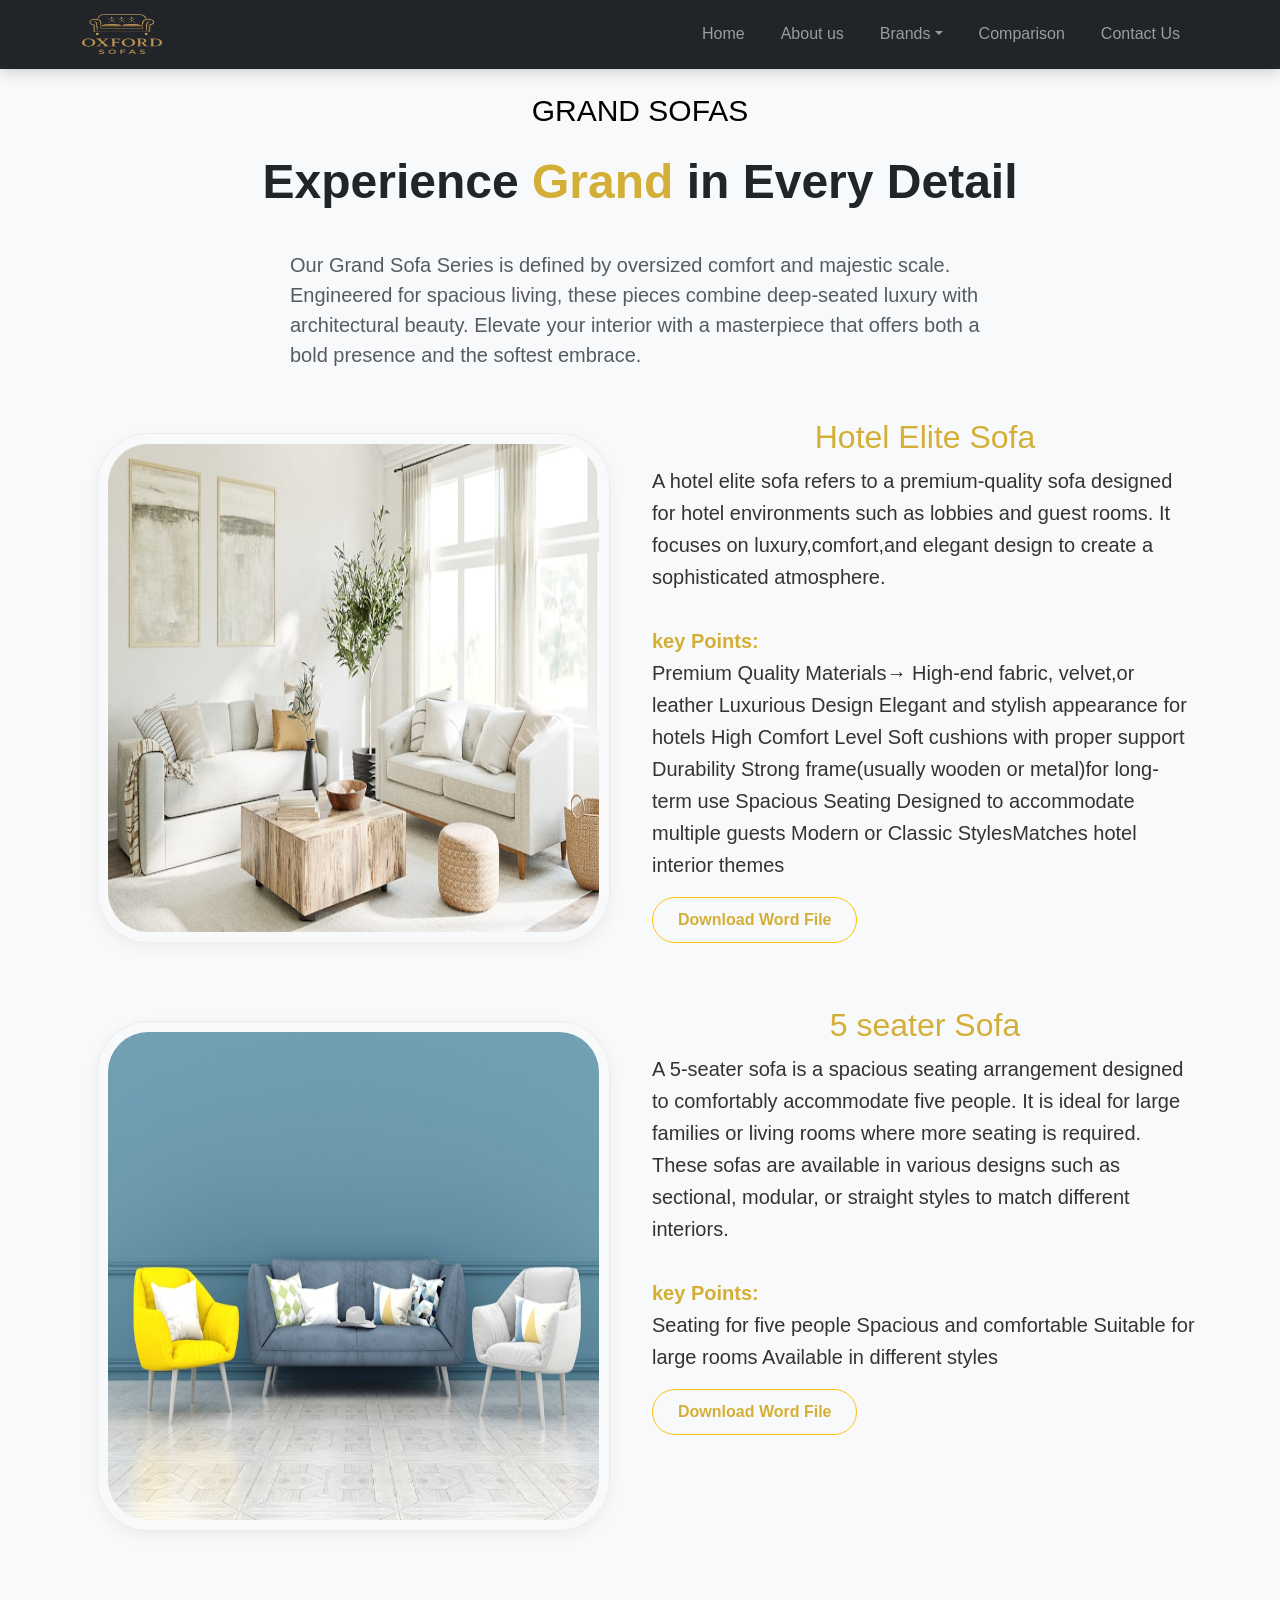
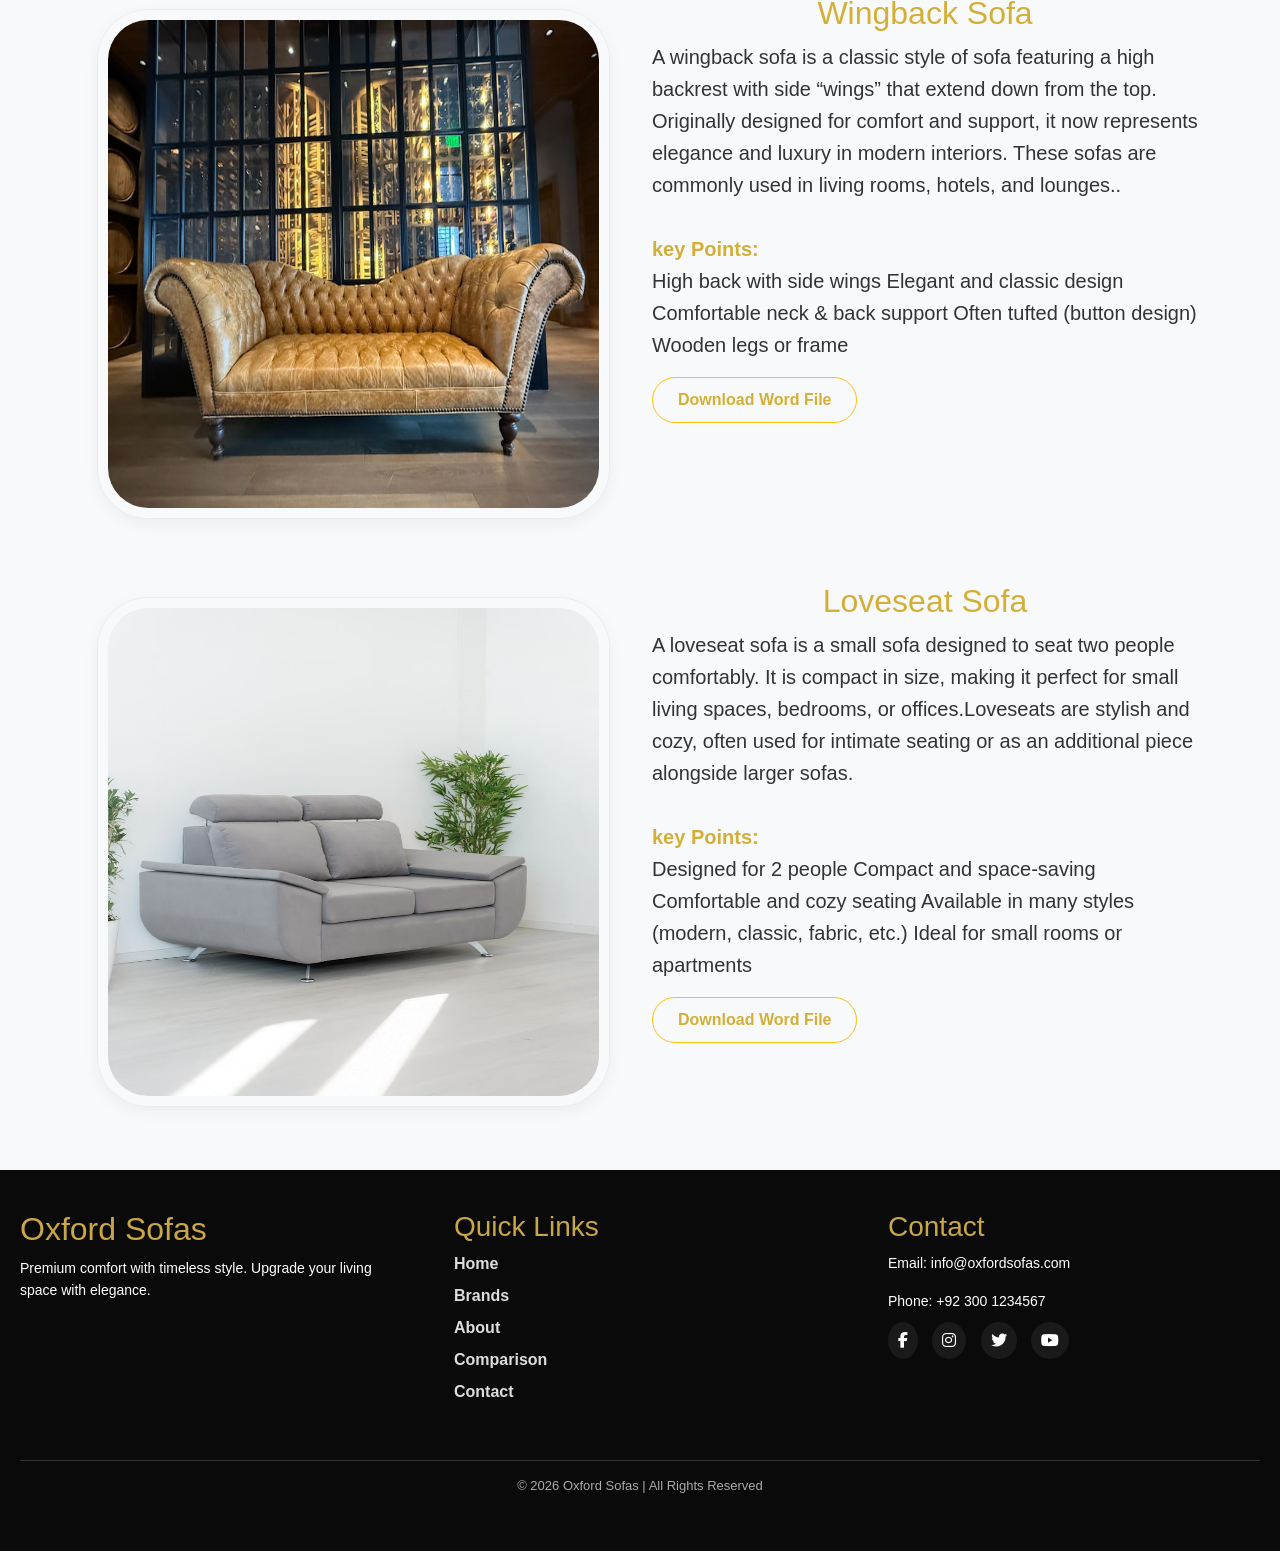
<file: Product2.Html>
<!DOCTYPE html>
<html lang="en">
<head>
    <meta charset="UTF-8">
    <meta name="viewport" content="width=device-width, initial-scale=1">
    <title>Oxford Sofas | Premium Furniture</title>
    <link href="https://cdn.jsdelivr.net/npm/bootstrap@5.3.0/dist/css/bootstrap.min.css" rel="stylesheet">
    <link rel="stylesheet"href="assets/css/style.css"> 
    <link
    rel="stylesheet"
    href="https://cdnjs.cloudflare.com/ajax/libs/animate.css/4.1.1/animate.min.css"
  /> <link rel="stylesheet" href="https://cdnjs.cloudflare.com/ajax/libs/font-awesome/6.5.0/css/all.min.css">
    </head>
    <body>
<section id="navbar"></section>
<section id="portfolio" class="container"> 
<h2 class="text-center section-title fs-20 mb-4 mt-4 display-6" id="brands">GRAND SOFAS</h2>
<h2 class="tracking-in-expand-fwd display-5 fw-bold text-dark mb-3 text-center">
Experience <span style="color: #d4af37;">Grand</span> in Every Detail
</h2>
​<p class="lead text-muted mx-auto" style="max-width: 700px;">
Our Grand Sofa Series is defined by oversized comfort and majestic scale.
Engineered for spacious living, these pieces combine deep-seated luxury with
architectural beauty. Elevate your interior with a masterpiece that offers
both a bold presence and the softest embrace.
</p>
       <div class="row mt-5 mb-5">
   <div class="col col-md-12 col-lg-6 col-sm-12">
    <img src="assets/S1.jpeg" class="img-fluid img1">
 </div>
  <div class="col col-md-12 col-lg-6 col-sm-12">
    <div class="cat">
   <h2 class="text">Hotel Elite Sofa</h2>
     <p>A hotel elite sofa refers to a premium-quality sofa designed for hotel environments such as lobbies and guest rooms. It focuses on luxury,comfort,and elegant design to create a sophisticated atmosphere. 
     <br><br>
<span class="fw-bold text">key Points:</span><br>
<b>Premium Quality Materials</b>→ High-end fabric, velvet,or leather
<b>Luxurious Design</b>
Elegant and stylish appearance for hotels
<b>High Comfort Level</b>
Soft cushions with proper support
<b>Durability</b> 
Strong frame(usually wooden or metal)for long-term use
<b>Spacious Seating</b>
Designed to accommodate multiple guests
<b>Modern or Classic Styles</b>Matches hotel interior themes

</p>
<button class="btn btn-outline-warning"><a href="files/HE.docx" download>
  Download Word File
</a></button></div>
 </div>
</div>
       <div class="row mt-5 mb-5">
   <div class="col col-md-12 col-lg-6 col-sm-12">
    <img src="assets/G2.jpeg" class="img-fluid img2">
 </div>
  <div class="col col-md-12 col-lg-6 col-sm-12">
    <div class="cat">
   <h2 class="text">5 seater Sofa</h2>
     <p>A 5-seater sofa is a spacious seating arrangement designed to comfortably accommodate five people. It is ideal for large families or living rooms where more seating is required. These sofas are available in various designs such as sectional, modular, or straight styles to match different interiors.<br><br>
<span class="fw-bold text">key Points:</span><br>
Seating for five people
Spacious and comfortable
Suitable for large rooms
Available in different styles

</p>
<button class="btn btn-outline-warning"><a href="files/5s.docx" download>
  Download Word File
</a></button></div>
 </div>
</div>
       <div class="row mt-5 mb-5">
   <div class="col col-md-12 col-lg-6 col-sm-12">
    <img src="assets/G4.jpeg" class="img-fluid img3">
 </div>
  <div class="col col-md-12 col-lg-6 col-sm-12">
    <div class="cat">
   <h2 class="text"> Wingback Sofa</h2>
     <p>A wingback sofa is a classic style of sofa featuring a high backrest with side “wings” that extend down from the top. Originally designed for comfort and support, it now represents elegance and luxury in modern interiors. These sofas are commonly used in living rooms, hotels, and lounges..<br><br>
<span class="fw-bold text">key Points:</span><br>
High back with side wings
Elegant and classic design
Comfortable neck & back support
Often tufted (button design)
Wooden legs or frame
</p>
<button class="btn btn-outline-warning"><a href="files/Wingback.docx" download>
  Download Word File
</a></button></div>
 </div>
</div>
       <div class="row mt-5 mb-5">
   <div class="col col-md-12 col-lg-6 col-sm-12">
    <img src="assets/G6.jpeg" class="img-fluid img4">
 </div>
  <div class="col col-md-12 col-lg-6 col-sm-12">
    <div class="cat">
   <h2 class="text">Loveseat Sofa</h2>
     <p>A loveseat sofa is a small sofa designed to seat two people comfortably. It is compact in size, making it perfect for small living spaces, bedrooms, or offices.Loveseats are stylish and cozy, often used for intimate seating or as an additional piece alongside larger sofas.<br><br>
<span class="fw-bold text">key Points:</span><br>
Designed for 2 people
Compact and space-saving
Comfortable and cozy seating
Available in many styles (modern, classic, fabric, etc.)
Ideal for small rooms or apartments 
</p>
<button class="btn btn-outline-warning"><a href="files/Loveseat.docx" download>
  Download Word File
</a></button></div>
 </div>
</div>
</section> 
 <footer id="footer">
</footer>
<script src="javascript/Nav.js"></script><script src="javascript/Footer.js"></script>
    <script src="https://cdn.jsdelivr.net/npm/bootstrap@5.3.0/dist/js/bootstrap.bundle.min.js"></script>
</body>
</html>
</file>
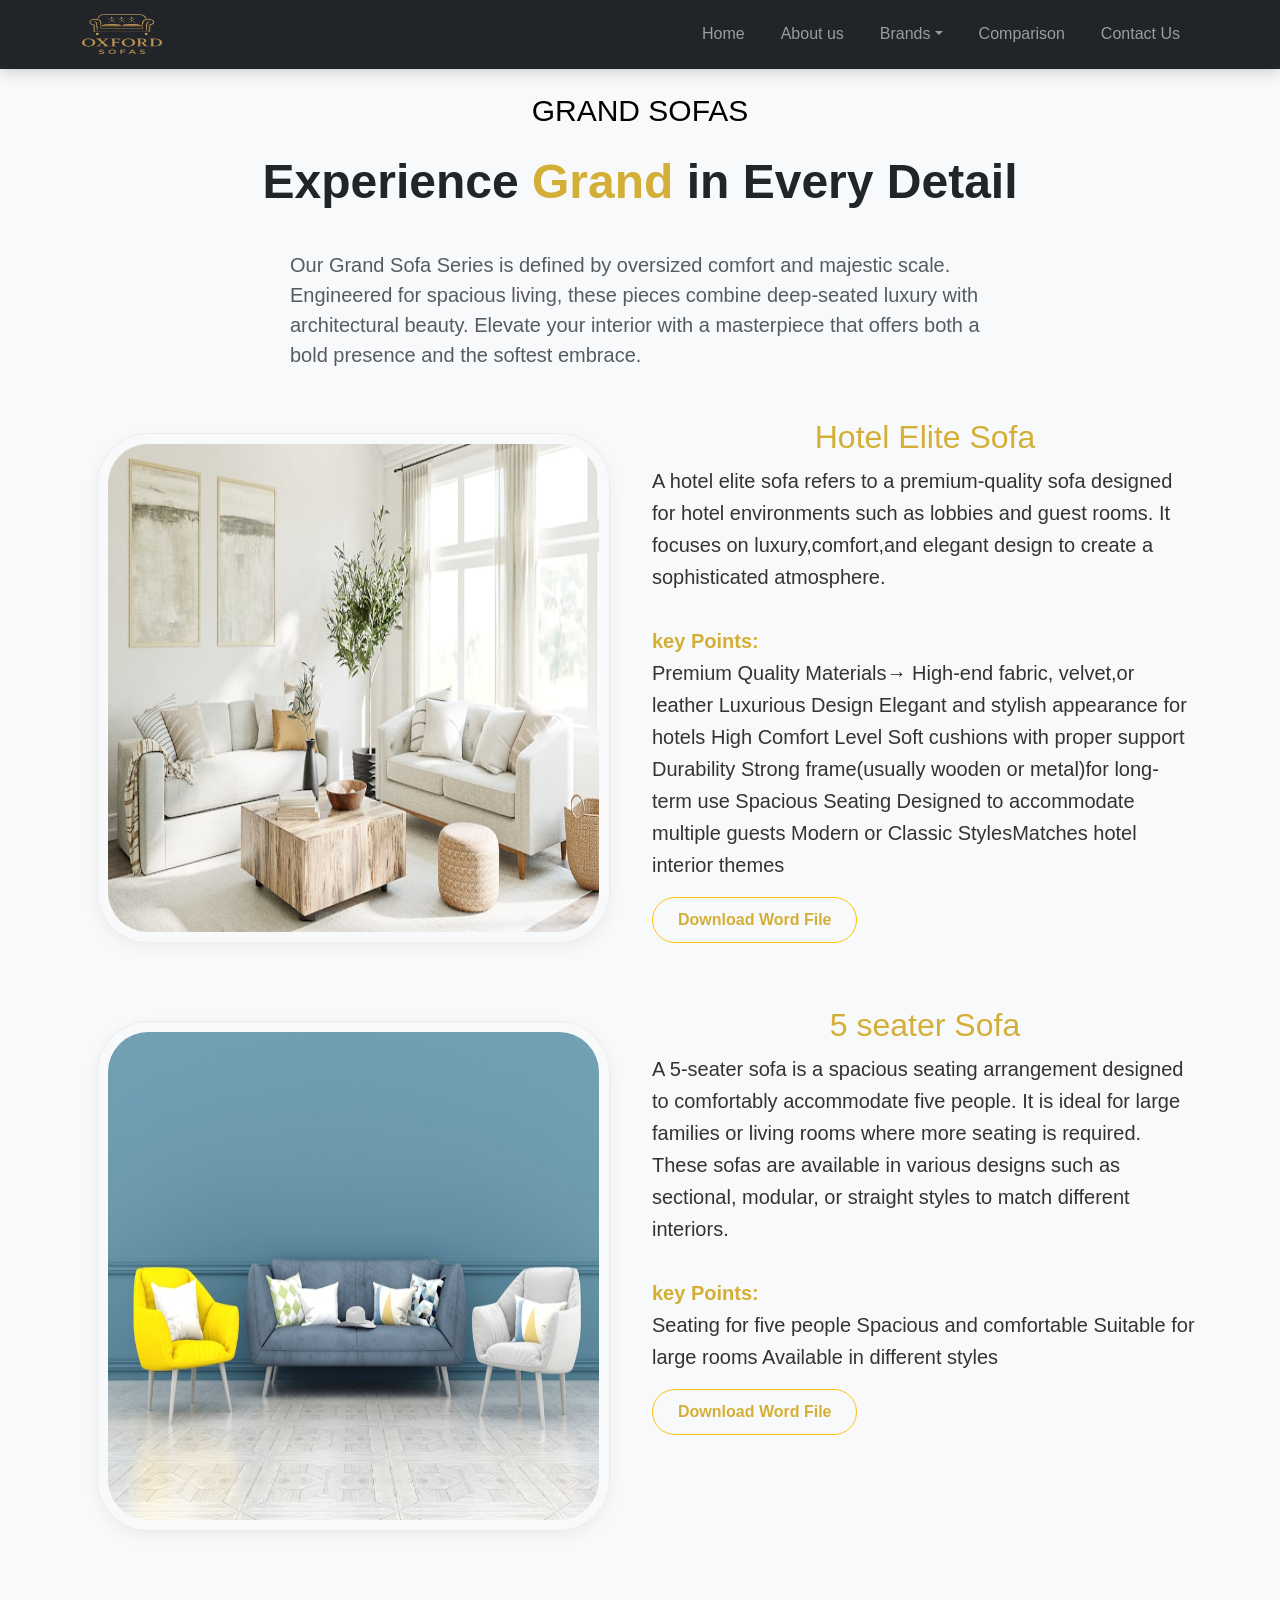
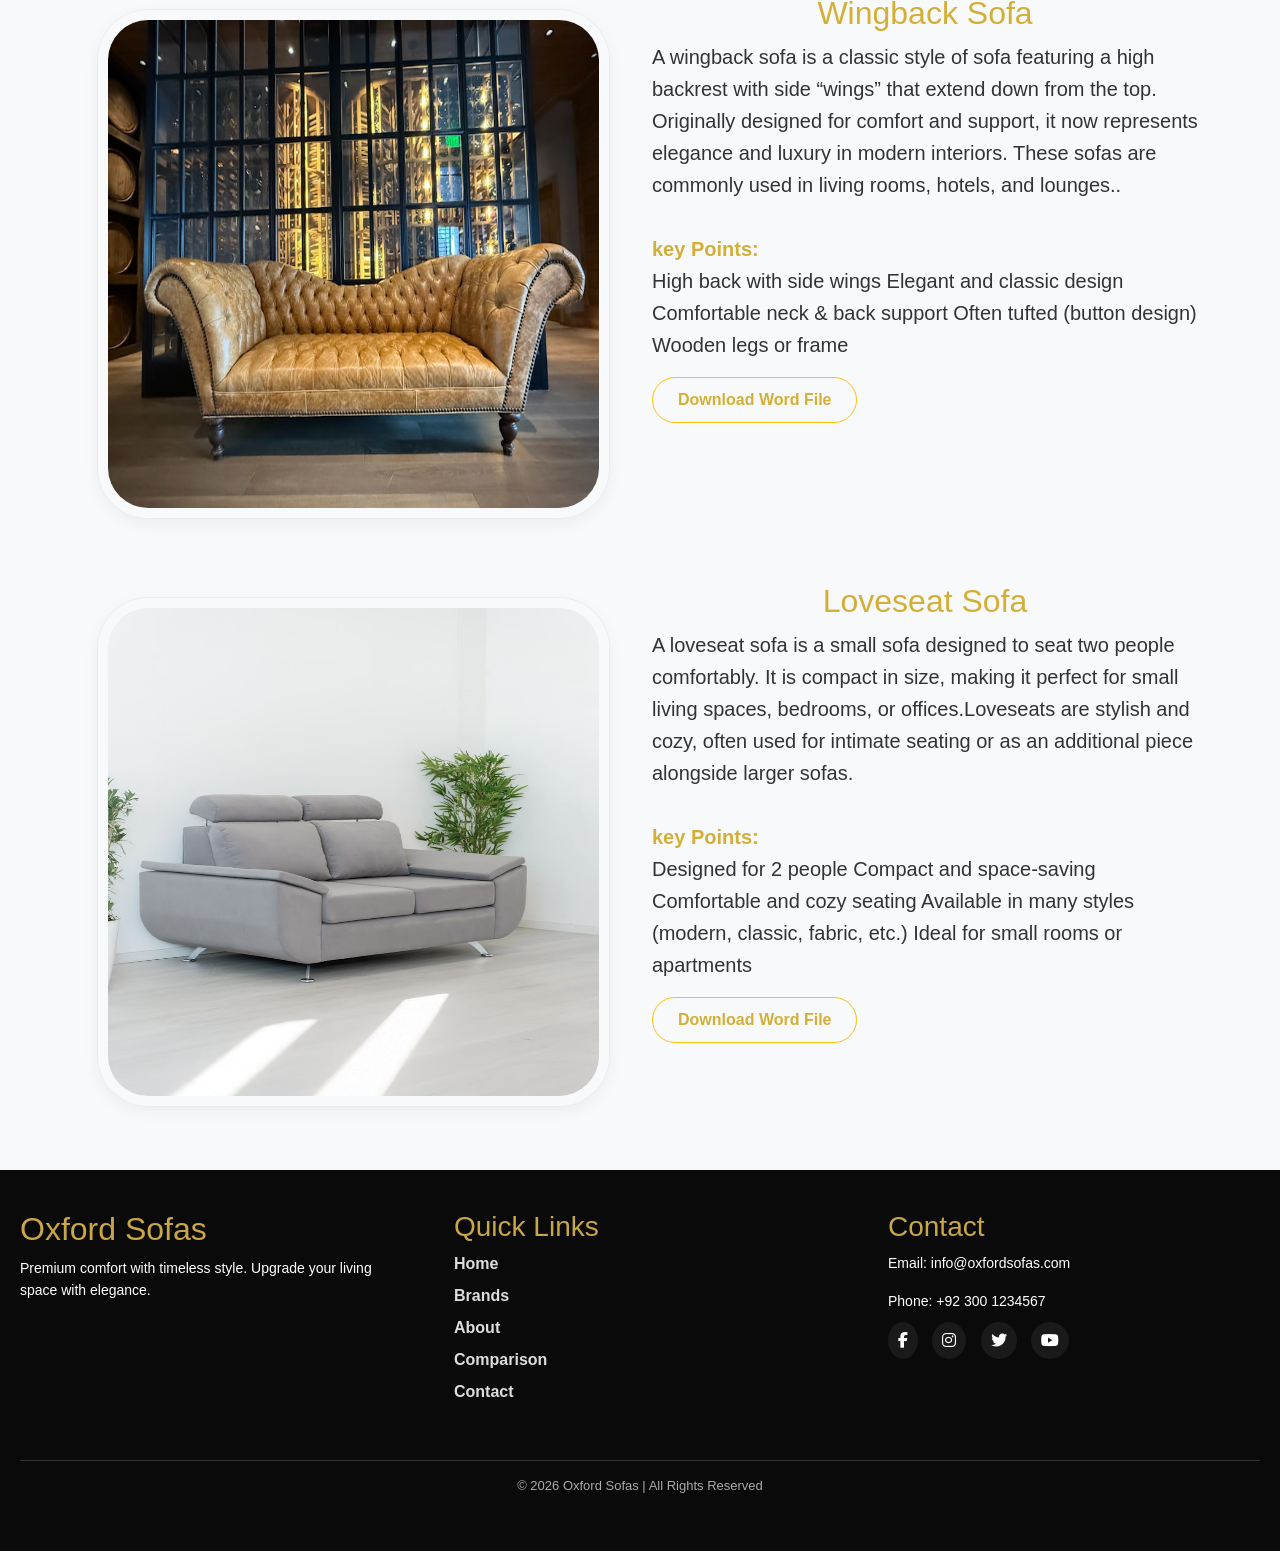
<file: Product2.html>
<!DOCTYPE html>
<html lang="en">
<head>
    <meta charset="UTF-8">
    <meta name="viewport" content="width=device-width, initial-scale=1">
    <title>Oxford Sofas | Premium Furniture</title>
    <link href="https://cdn.jsdelivr.net/npm/bootstrap@5.3.0/dist/css/bootstrap.min.css" rel="stylesheet">
    <link rel="stylesheet"href="assets/css/style.css"> 
    <link
    rel="stylesheet"
    href="https://cdnjs.cloudflare.com/ajax/libs/animate.css/4.1.1/animate.min.css"
  /> <link rel="stylesheet" href="https://cdnjs.cloudflare.com/ajax/libs/font-awesome/6.5.0/css/all.min.css">
    </head>
    <body>
<section id="navbar"></section>
<section id="portfolio" class="container"> 
<h2 class="text-center section-title fs-20 mb-4 mt-4 display-6" id="brands">GRAND SOFAS</h2>
<h2 class="tracking-in-expand-fwd display-5 fw-bold text-dark mb-3 text-center">
Experience <span style="color: #d4af37;">Grand</span> in Every Detail
</h2>
​<p class="lead text-muted mx-auto" style="max-width: 700px;">
Our Grand Sofa Series is defined by oversized comfort and majestic scale.
Engineered for spacious living, these pieces combine deep-seated luxury with
architectural beauty. Elevate your interior with a masterpiece that offers
both a bold presence and the softest embrace.
</p>
       <div class="row mt-5 mb-5">
   <div class="col col-md-12 col-lg-6 col-sm-12">
    <img src="assets/S1.jpeg" class="img-fluid img1">
 </div>
  <div class="col col-md-12 col-lg-6 col-sm-12">
    <div class="cat">
   <h2 class="text">Hotel Elite Sofa</h2>
     <p>A hotel elite sofa refers to a premium-quality sofa designed for hotel environments such as lobbies and guest rooms. It focuses on luxury,comfort,and elegant design to create a sophisticated atmosphere. 
     <br><br>
<span class="fw-bold text">key Points:</span><br>
<b>Premium Quality Materials</b>→ High-end fabric, velvet,or leather
<b>Luxurious Design</b>
Elegant and stylish appearance for hotels
<b>High Comfort Level</b>
Soft cushions with proper support
<b>Durability</b> 
Strong frame(usually wooden or metal)for long-term use
<b>Spacious Seating</b>
Designed to accommodate multiple guests
<b>Modern or Classic Styles</b>Matches hotel interior themes

</p>
<button class="btn btn-outline-warning"><a href="files/HE.docx" download>
  Download Word File
</a></button></div>
 </div>
</div>
       <div class="row mt-5 mb-5">
   <div class="col col-md-12 col-lg-6 col-sm-12">
    <img src="assets/G2.jpeg" class="img-fluid img2">
 </div>
  <div class="col col-md-12 col-lg-6 col-sm-12">
    <div class="cat">
   <h2 class="text">5 seater Sofa</h2>
     <p>A 5-seater sofa is a spacious seating arrangement designed to comfortably accommodate five people. It is ideal for large families or living rooms where more seating is required. These sofas are available in various designs such as sectional, modular, or straight styles to match different interiors.<br><br>
<span class="fw-bold text">key Points:</span><br>
Seating for five people
Spacious and comfortable
Suitable for large rooms
Available in different styles

</p>
<button class="btn btn-outline-warning"><a href="files/5s.docx" download>
  Download Word File
</a></button></div>
 </div>
</div>
       <div class="row mt-5 mb-5">
   <div class="col col-md-12 col-lg-6 col-sm-12">
    <img src="assets/G4.jpeg" class="img-fluid img3">
 </div>
  <div class="col col-md-12 col-lg-6 col-sm-12">
    <div class="cat">
   <h2 class="text"> Wingback Sofa</h2>
     <p>A wingback sofa is a classic style of sofa featuring a high backrest with side “wings” that extend down from the top. Originally designed for comfort and support, it now represents elegance and luxury in modern interiors. These sofas are commonly used in living rooms, hotels, and lounges..<br><br>
<span class="fw-bold text">key Points:</span><br>
High back with side wings
Elegant and classic design
Comfortable neck & back support
Often tufted (button design)
Wooden legs or frame
</p>
<button class="btn btn-outline-warning"><a href="files/Wingback.docx" download>
  Download Word File
</a></button></div>
 </div>
</div>
       <div class="row mt-5 mb-5">
   <div class="col col-md-12 col-lg-6 col-sm-12">
    <img src="assets/G6.jpeg" class="img-fluid img4">
 </div>
  <div class="col col-md-12 col-lg-6 col-sm-12">
    <div class="cat">
   <h2 class="text">Loveseat Sofa</h2>
     <p>A loveseat sofa is a small sofa designed to seat two people comfortably. It is compact in size, making it perfect for small living spaces, bedrooms, or offices.Loveseats are stylish and cozy, often used for intimate seating or as an additional piece alongside larger sofas.<br><br>
<span class="fw-bold text">key Points:</span><br>
Designed for 2 people
Compact and space-saving
Comfortable and cozy seating
Available in many styles (modern, classic, fabric, etc.)
Ideal for small rooms or apartments 
</p>
<button class="btn btn-outline-warning"><a href="files/Loveseat.docx" download>
  Download Word File
</a></button></div>
 </div>
</div>
</section> 
 <footer id="footer">
</footer>
<script src="javascript/Nav.js"></script><script src="javascript/Footer.js"></script>
    <script src="https://cdn.jsdelivr.net/npm/bootstrap@5.3.0/dist/js/bootstrap.bundle.min.js"></script>
</body>
</html>
</file>
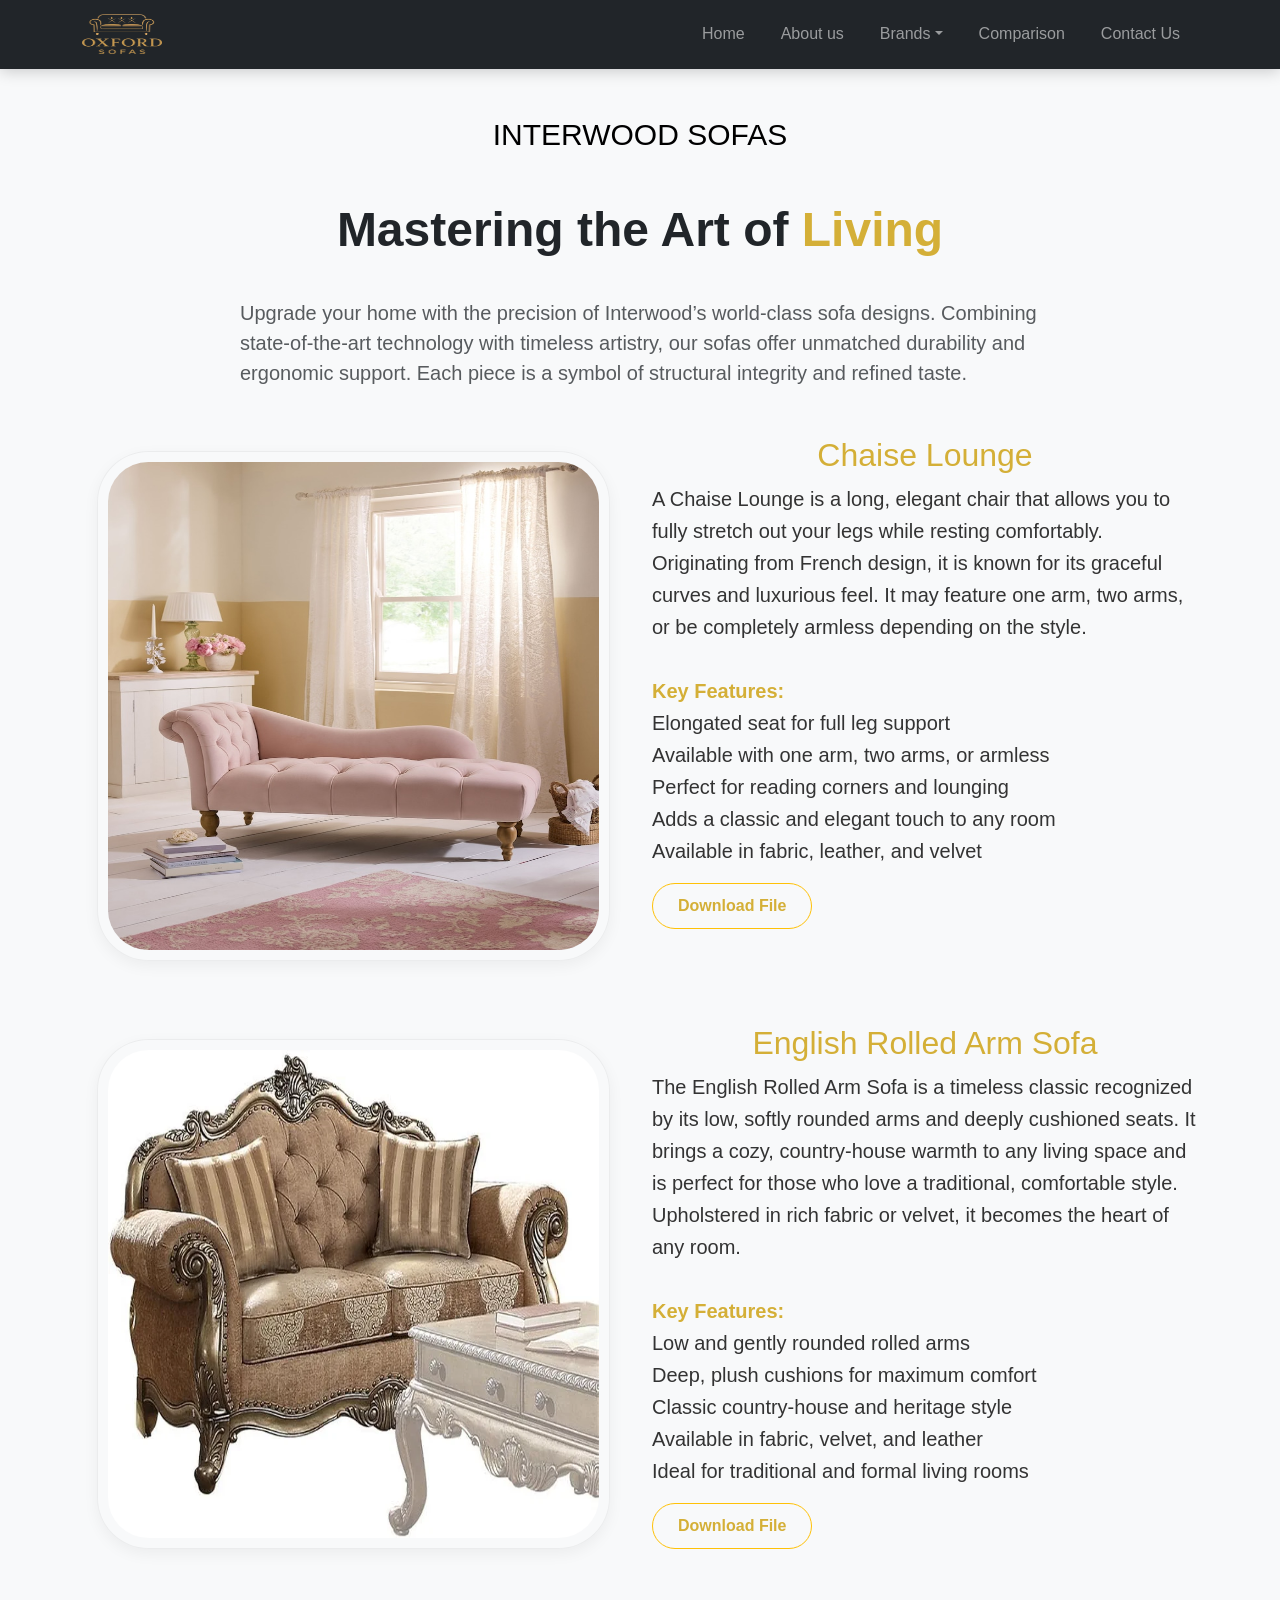
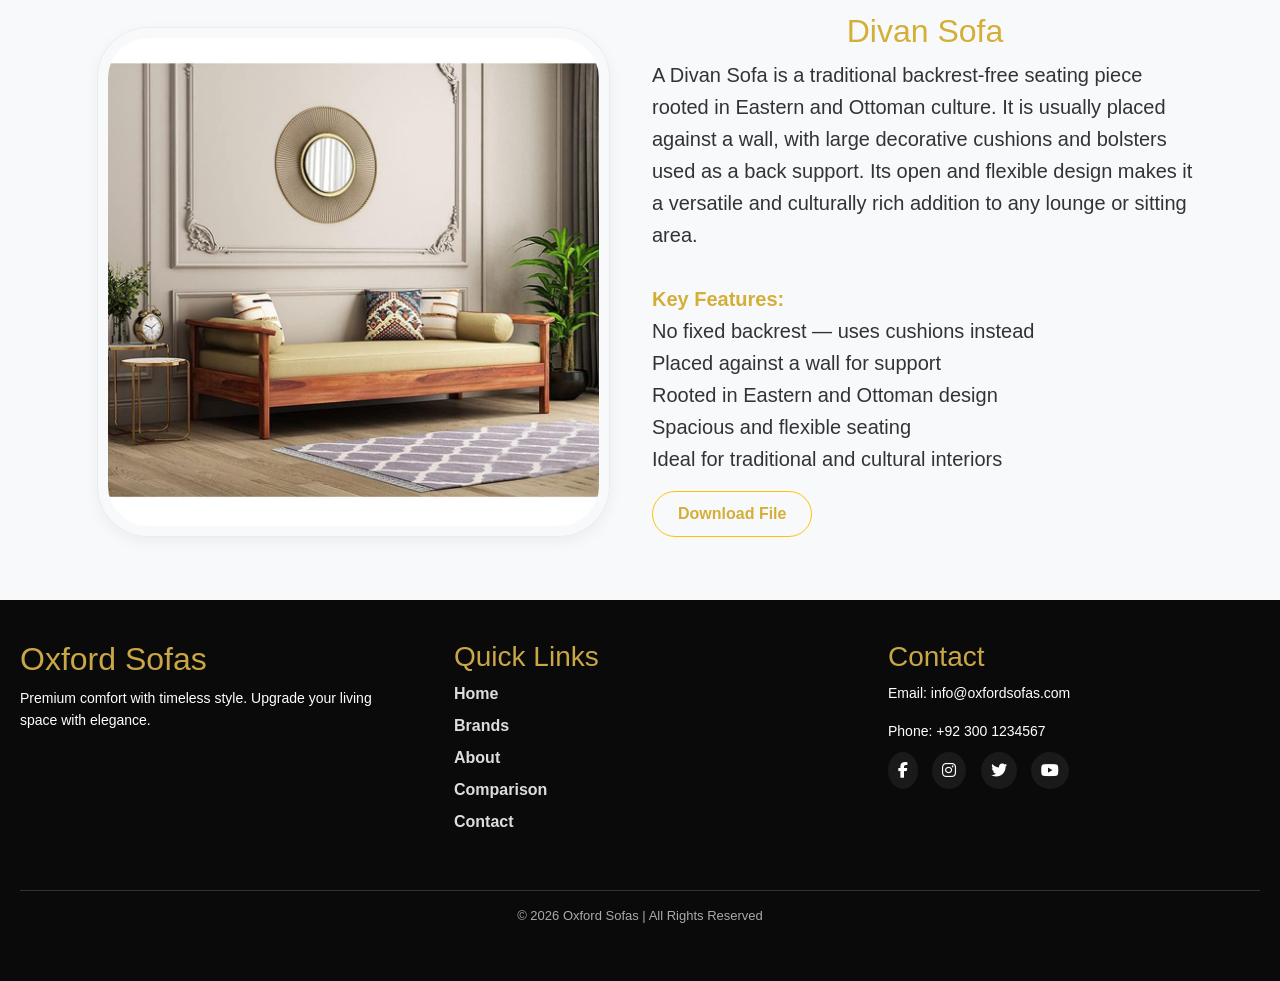
<file: product4.Html>
<html lang="en">
<head>
    <meta charset="UTF-8">
    <meta name="viewport" content="width=device-width, initial-scale=1">
    <title>Oxford Sofas | Premium Furniture</title>
    <link href="https://cdn.jsdelivr.net/npm/bootstrap@5.3.0/dist/css/bootstrap.min.css" rel="stylesheet">
    <link rel="stylesheet" href="assets/css/style.css">
    <link
    rel="stylesheet"
    href="https://cdnjs.cloudflare.com/ajax/libs/animate.css/4.1.1/animate.min.css"
  /> <link rel="stylesheet" href="https://cdnjs.cloudflare.com/ajax/libs/font-awesome/6.5.0/css/all.min.css">
</head>
<body>
<section id="navbar"></section>
  <section id="portfolio" class="container">
  <h2 class="text-center section-title fs-20 display-6 m-5" id="brands">INTERWOOD SOFAS</h2>
  <h2 class="tracking-in-expand-fwd display-5 fw-bold text-dark mb-3 text-center">
Mastering the Art of <span style="color: #d4af37;">Living</span>
</h2>
​<p class="lead text-muted mx-auto" style="max-width: 800px;">
Upgrade your home with the precision of Interwood’s world-class sofa designs.
Combining state-of-the-art technology with timeless artistry, our sofas offer
unmatched durability and ergonomic support. Each piece is a symbol of
structural integrity and refined taste.
</p>
  <div class="row mt-5 mb-5">
    <div class="col col-md-12 col-lg-6 col-sm-12">
      <img src="assets/I1.jpg" class="img-fluid img1" alt="Chaise Lounge">
    </div>
    <div class="col col-md-12 col-lg-6 col-sm-12">
      <div class="cat">
        <h2 class="text">Chaise Lounge</h2>
        <p>
          A Chaise Lounge is a long, elegant chair that allows you to fully stretch out your legs while resting comfortably. Originating from French design, it is known for its graceful curves and luxurious feel. It may feature one arm, two arms, or be completely armless depending on the style.
          <br><br>
          <span class="fw-bold text">Key Features:</span><br>
          Elongated seat for full leg support<br>
          Available with one arm, two arms, or armless<br>
          Perfect for reading corners and lounging<br>
          Adds a classic and elegant touch to any room<br>
          Available in fabric, leather, and velvet
        </p>
      <button class="btn btn-outline-warning"><a href="files/Os.docx" download>
  Download  File
</a></button>
      </div>
    </div>
  </div>
  <div class="row mt-5 mb-5">
    <div class="col col-md-12 col-lg-6 col-sm-12">
      <img src="assets/I2.webp" class="img-fluid img2" alt="English Rolled Arm Sofa">
    </div>
    <div class="col col-md-12 col-lg-6 col-sm-12">
      <div class="cat">
        <h2 class="text">English Rolled Arm Sofa</h2>
        <p>
          The English Rolled Arm Sofa is a timeless classic recognized by its low, softly rounded arms and deeply cushioned seats. It brings a cozy, country-house warmth to any living space and is perfect for those who love a traditional, comfortable style. Upholstered in rich fabric or velvet, it becomes the heart of any room.
          <br><br>
          <span class="fw-bold text">Key Features:</span><br>
          Low and gently rounded rolled arms<br>
          Deep, plush cushions for maximum comfort<br>
          Classic country-house and heritage style<br>
          Available in fabric, velvet, and leather<br>
          Ideal for traditional and formal living rooms
        </p>
          <button class="btn btn-outline-warning"><a href="files/Os.docx" download>
  Download  File
</a></button>
      </div>
    </div>
  </div>
  <div class="row mt-5 mb-5">
    <div class="col col-md-12 col-lg-6 col-sm-12">
      <img src="assets/I3.jpg" class="img-fluid img3" alt="Divan Sofa">
    </div>
    <div class="col col-md-12 col-lg-6 col-sm-12">
      <div class="cat">
        <h2 class="text">Divan Sofa</h2>
        <p>
          A Divan Sofa is a traditional backrest-free seating piece rooted in Eastern and Ottoman culture. It is usually placed against a wall, with large decorative cushions and bolsters used as a back support. Its open and flexible design makes it a versatile and culturally rich addition to any lounge or sitting area.
          <br><br>
          <span class="fw-bold text">Key Features:</span><br>
          No fixed backrest — uses cushions instead<br>
          Placed against a wall for support<br>
          Rooted in Eastern and Ottoman design<br>
          Spacious and flexible seating<br>
          Ideal for traditional and cultural interiors
        </p>
         <button class="btn btn-outline-warning"><a href="files/Os.docx" download>
  Download  File
</a></button>
      </div>
    </div>
  </div>

  


</section>
 <footer id="footer">


  <div class="footer-bottom">
    <p>© 2026 Oxford Sofas | All Rights Reserved</p>
  </div>
</footer>
<script src="https://cdn.jsdelivr.net/npm/bootstrap@5.3.0/dist/js/bootstrap.bundle.min.js"></script>
<script src="javascript/Nav.js"></script><script src="javascript/Footer.js"></script>
</body>
</html>
</file>
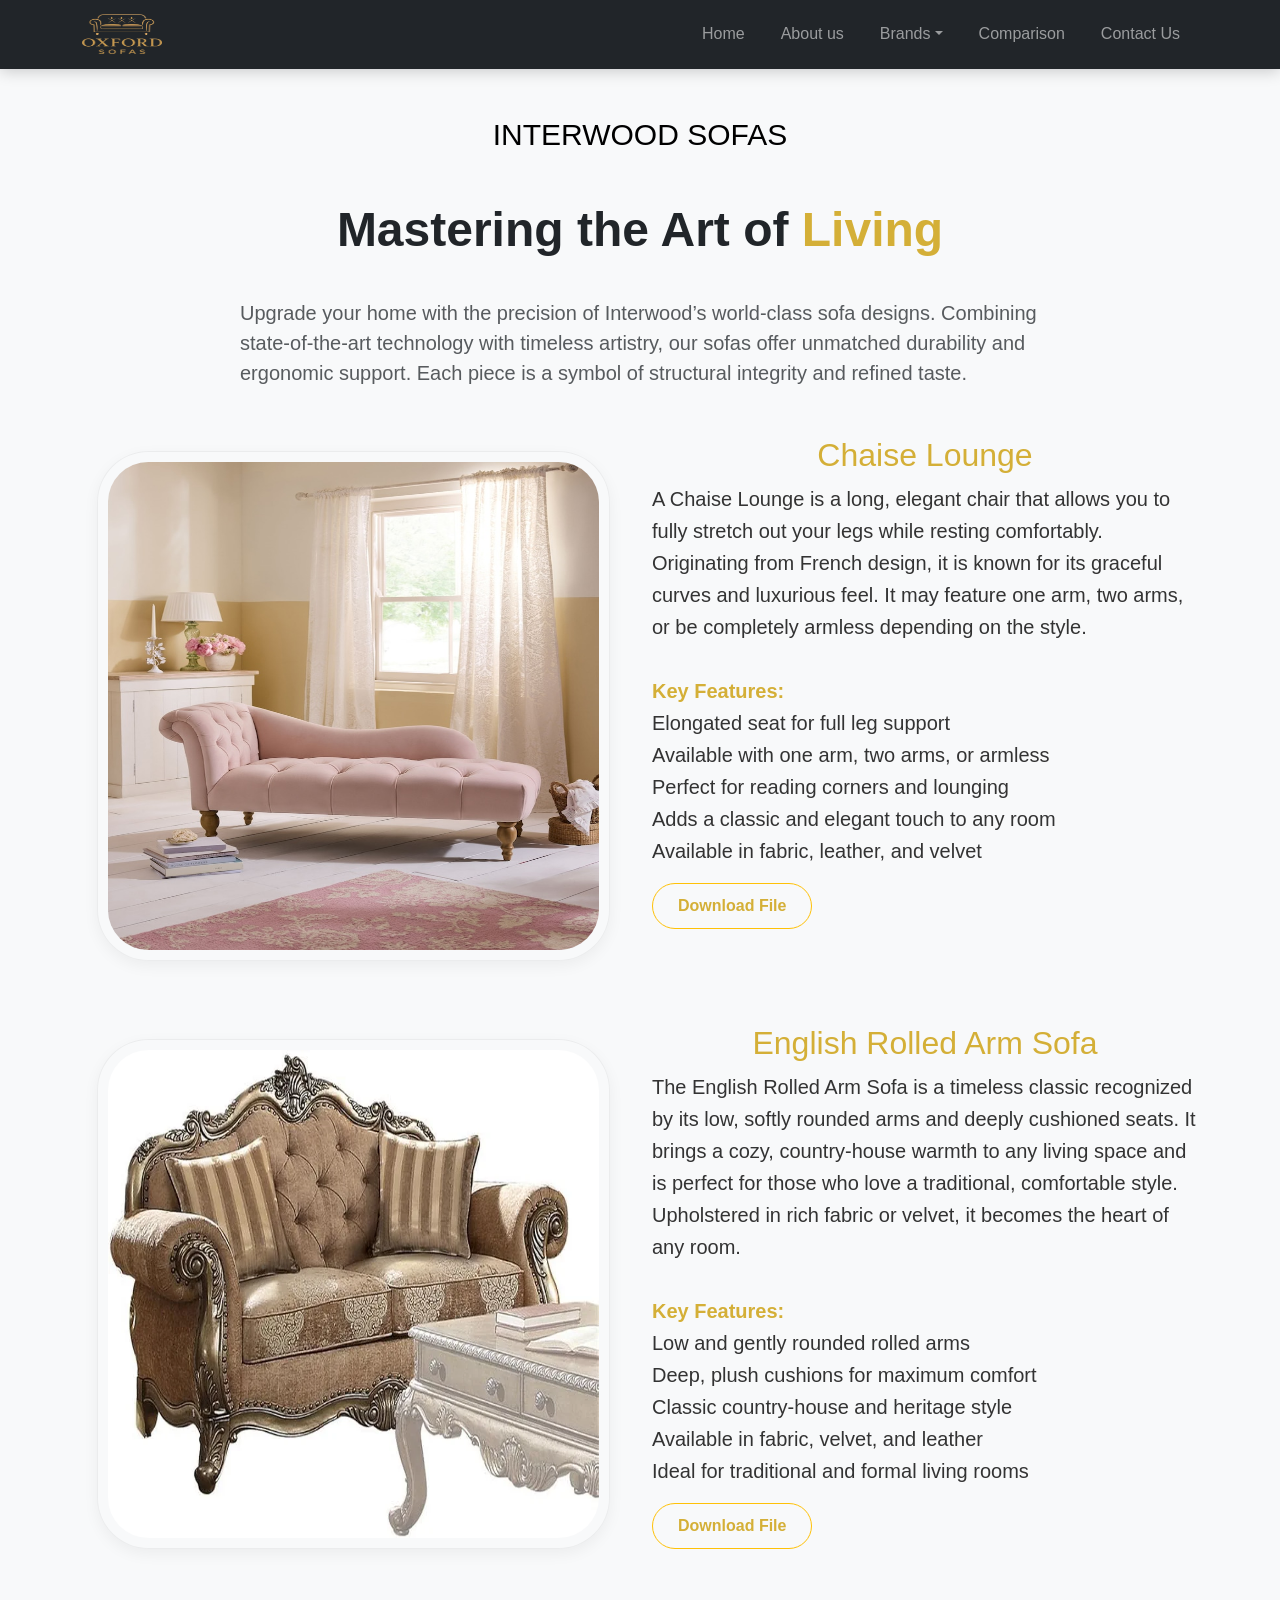
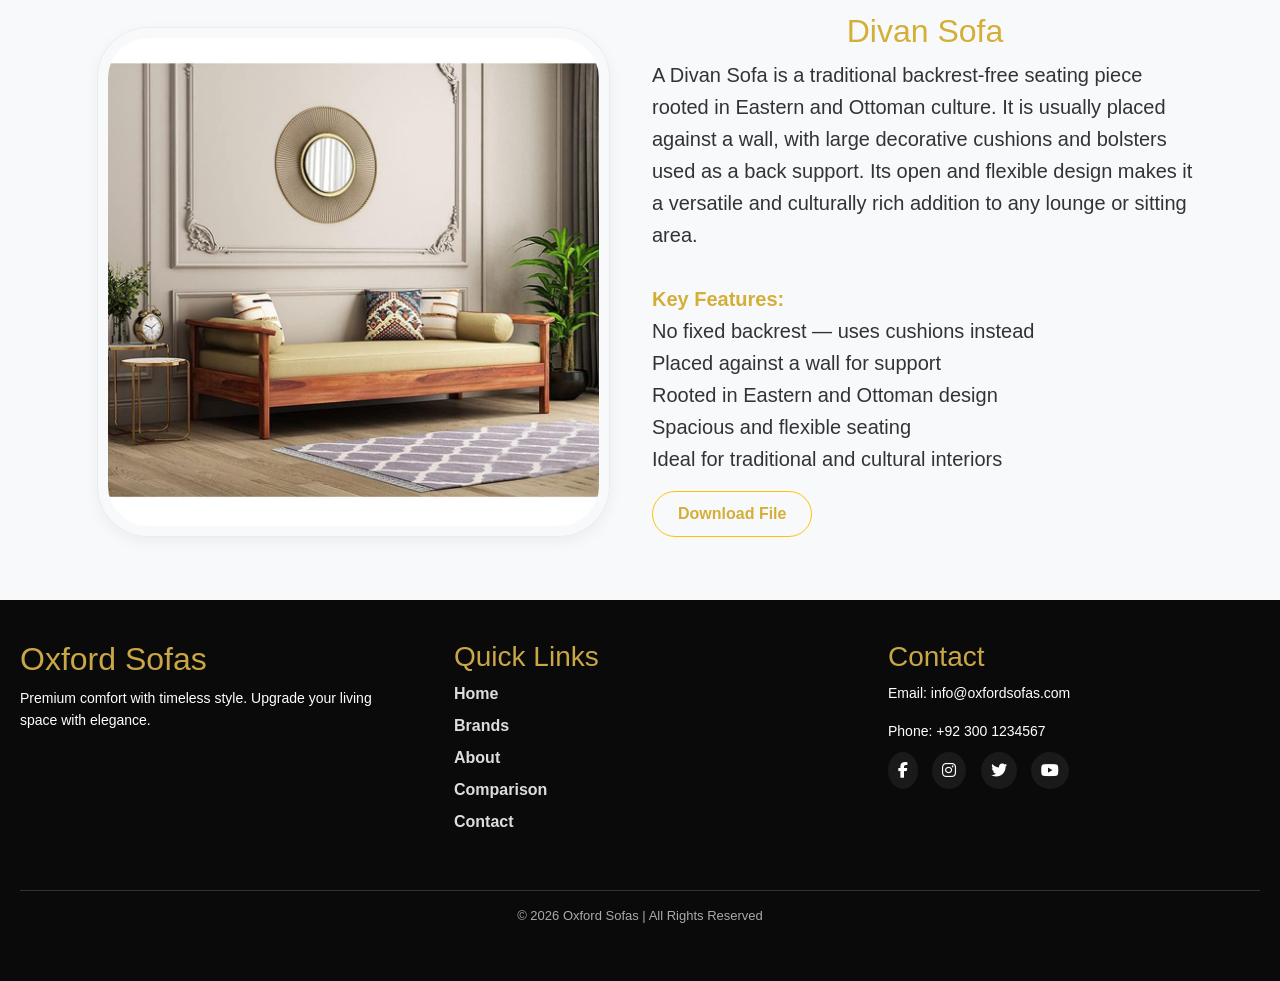
<file: product4.html>
<html lang="en">
<head>
    <meta charset="UTF-8">
    <meta name="viewport" content="width=device-width, initial-scale=1">
    <title>Oxford Sofas | Premium Furniture</title>
    <link href="https://cdn.jsdelivr.net/npm/bootstrap@5.3.0/dist/css/bootstrap.min.css" rel="stylesheet">
    <link rel="stylesheet" href="assets/css/style.css">
    <link
    rel="stylesheet"
    href="https://cdnjs.cloudflare.com/ajax/libs/animate.css/4.1.1/animate.min.css"
  /> <link rel="stylesheet" href="https://cdnjs.cloudflare.com/ajax/libs/font-awesome/6.5.0/css/all.min.css">
</head>
<body>
<section id="navbar"></section>
  <section id="portfolio" class="container">
  <h2 class="text-center section-title fs-20 display-6 m-5" id="brands">INTERWOOD SOFAS</h2>
  <h2 class="tracking-in-expand-fwd display-5 fw-bold text-dark mb-3 text-center">
Mastering the Art of <span style="color: #d4af37;">Living</span>
</h2>
​<p class="lead text-muted mx-auto" style="max-width: 800px;">
Upgrade your home with the precision of Interwood’s world-class sofa designs.
Combining state-of-the-art technology with timeless artistry, our sofas offer
unmatched durability and ergonomic support. Each piece is a symbol of
structural integrity and refined taste.
</p>
  <div class="row mt-5 mb-5">
    <div class="col col-md-12 col-lg-6 col-sm-12">
      <img src="assets/I1.jpg" class="img-fluid img1" alt="Chaise Lounge">
    </div>
    <div class="col col-md-12 col-lg-6 col-sm-12">
      <div class="cat">
        <h2 class="text">Chaise Lounge</h2>
        <p>
          A Chaise Lounge is a long, elegant chair that allows you to fully stretch out your legs while resting comfortably. Originating from French design, it is known for its graceful curves and luxurious feel. It may feature one arm, two arms, or be completely armless depending on the style.
          <br><br>
          <span class="fw-bold text">Key Features:</span><br>
          Elongated seat for full leg support<br>
          Available with one arm, two arms, or armless<br>
          Perfect for reading corners and lounging<br>
          Adds a classic and elegant touch to any room<br>
          Available in fabric, leather, and velvet
        </p>
      <button class="btn btn-outline-warning"><a href="files/Os.docx" download>
  Download  File
</a></button>
      </div>
    </div>
  </div>
  <div class="row mt-5 mb-5">
    <div class="col col-md-12 col-lg-6 col-sm-12">
      <img src="assets/I2.webp" class="img-fluid img2" alt="English Rolled Arm Sofa">
    </div>
    <div class="col col-md-12 col-lg-6 col-sm-12">
      <div class="cat">
        <h2 class="text">English Rolled Arm Sofa</h2>
        <p>
          The English Rolled Arm Sofa is a timeless classic recognized by its low, softly rounded arms and deeply cushioned seats. It brings a cozy, country-house warmth to any living space and is perfect for those who love a traditional, comfortable style. Upholstered in rich fabric or velvet, it becomes the heart of any room.
          <br><br>
          <span class="fw-bold text">Key Features:</span><br>
          Low and gently rounded rolled arms<br>
          Deep, plush cushions for maximum comfort<br>
          Classic country-house and heritage style<br>
          Available in fabric, velvet, and leather<br>
          Ideal for traditional and formal living rooms
        </p>
          <button class="btn btn-outline-warning"><a href="files/Os.docx" download>
  Download  File
</a></button>
      </div>
    </div>
  </div>
  <div class="row mt-5 mb-5">
    <div class="col col-md-12 col-lg-6 col-sm-12">
      <img src="assets/I3.jpg" class="img-fluid img3" alt="Divan Sofa">
    </div>
    <div class="col col-md-12 col-lg-6 col-sm-12">
      <div class="cat">
        <h2 class="text">Divan Sofa</h2>
        <p>
          A Divan Sofa is a traditional backrest-free seating piece rooted in Eastern and Ottoman culture. It is usually placed against a wall, with large decorative cushions and bolsters used as a back support. Its open and flexible design makes it a versatile and culturally rich addition to any lounge or sitting area.
          <br><br>
          <span class="fw-bold text">Key Features:</span><br>
          No fixed backrest — uses cushions instead<br>
          Placed against a wall for support<br>
          Rooted in Eastern and Ottoman design<br>
          Spacious and flexible seating<br>
          Ideal for traditional and cultural interiors
        </p>
         <button class="btn btn-outline-warning"><a href="files/Os.docx" download>
  Download  File
</a></button>
      </div>
    </div>
  </div>

  


</section>
 <footer id="footer">


  <div class="footer-bottom">
    <p>© 2026 Oxford Sofas | All Rights Reserved</p>
  </div>
</footer>
<script src="https://cdn.jsdelivr.net/npm/bootstrap@5.3.0/dist/js/bootstrap.bundle.min.js"></script>
<script src="javascript/Nav.js"></script><script src="javascript/Footer.js"></script>
</body>
</html>
</file>
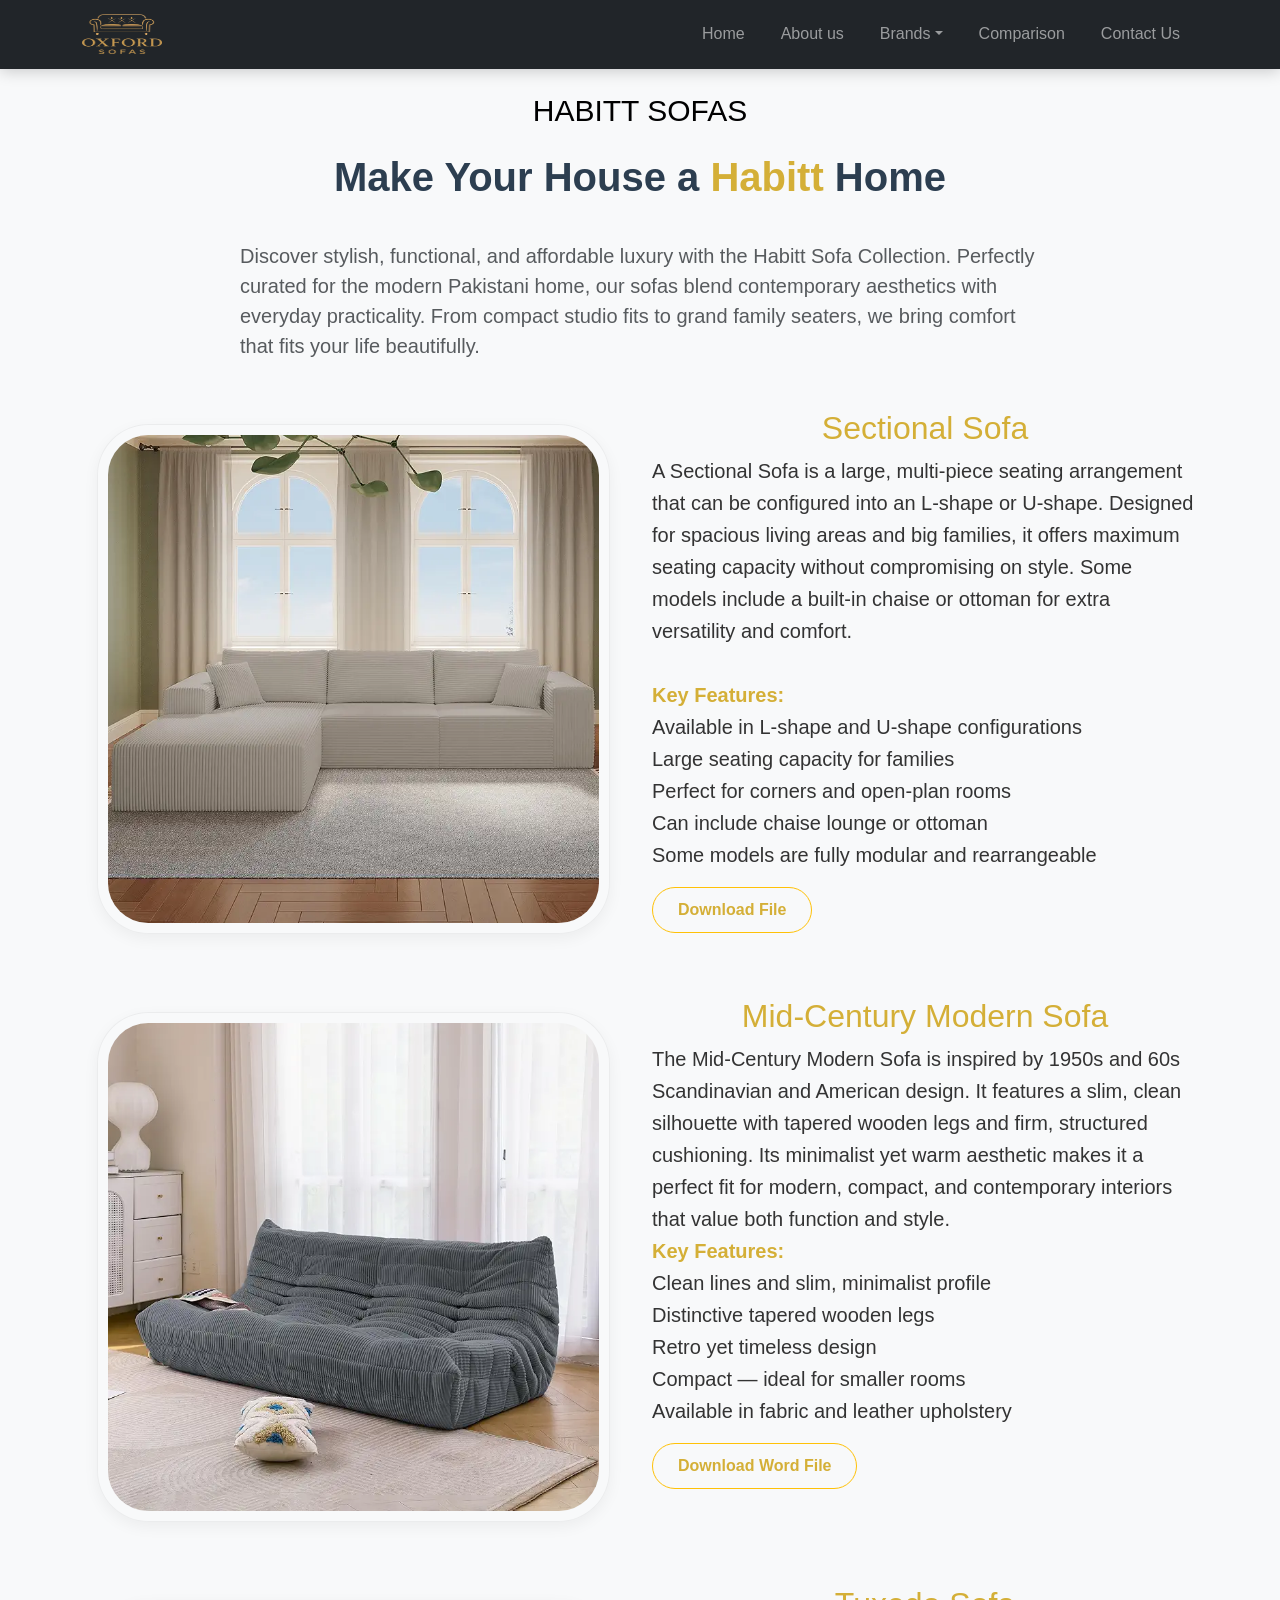
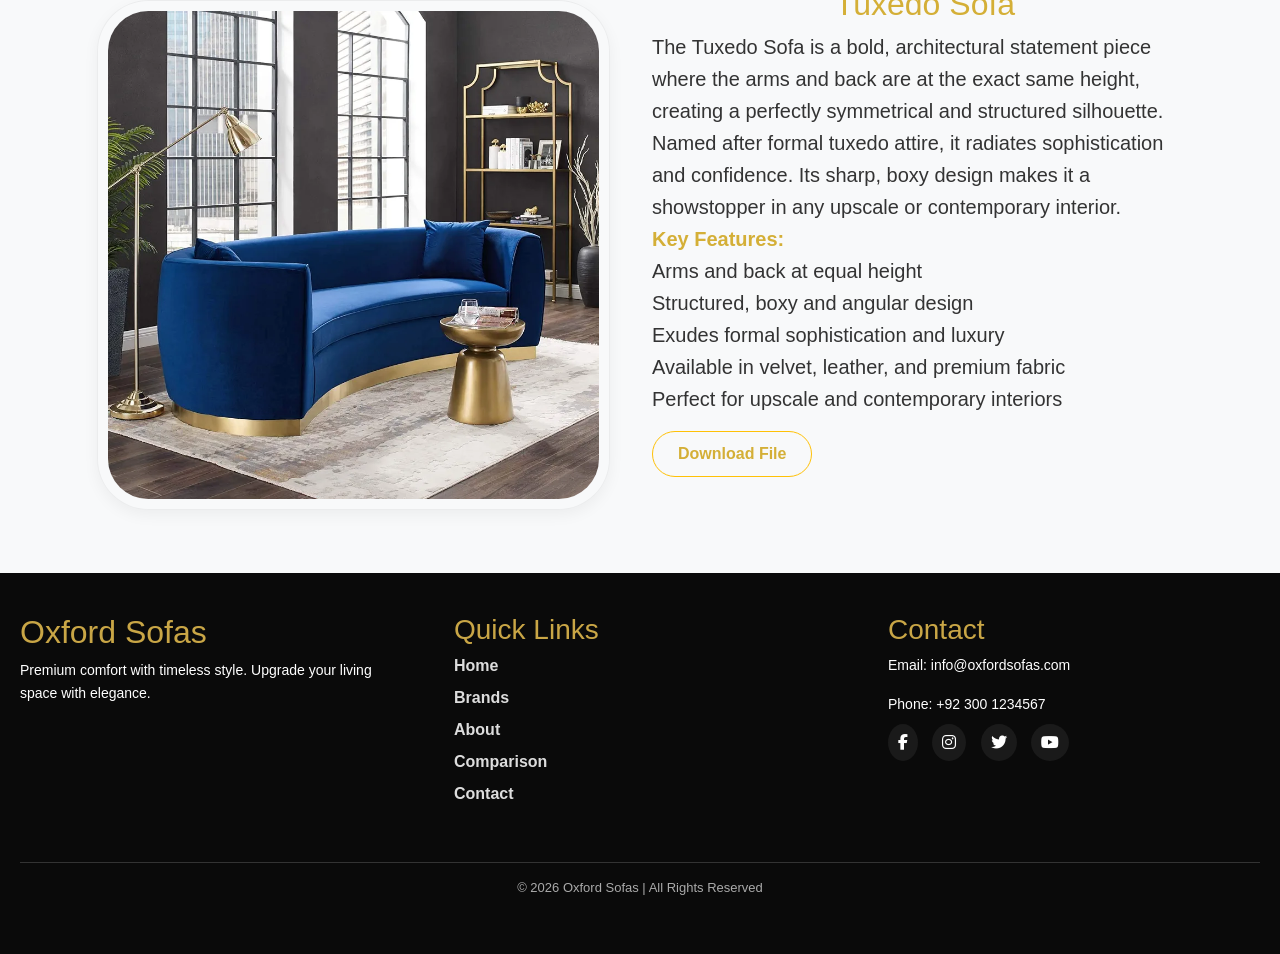
<file: product5.Html>
<!DOCTYPE html>
<html lang="en">
<head>
    <meta charset="UTF-8">
    <meta name="viewport" content="width=device-width, initial-scale=1">
    <title>Oxford Sofas | Premium Furniture</title>
    <link href="https://cdn.jsdelivr.net/npm/bootstrap@5.3.0/dist/css/bootstrap.min.css" rel="stylesheet">
    <link rel="stylesheet"href="assets/css/style.css">
    <link
    rel="stylesheet"
    href="https://cdnjs.cloudflare.com/ajax/libs/animate.css/4.1.1/animate.min.css"
  /> <link rel="stylesheet" href="https://cdnjs.cloudflare.com/ajax/libs/font-awesome/6.5.0/css/all.min.css">
    </head>
    <body>
<section id="navbar"></section>
     <section id="portfolio" class="container"> 
  <h2 class="text-center section-title fs-20 mb-4 mt-4 display-6" id="brands">HABITT SOFAS</h2>
  <h2 class="tracking-in-expand-fwd display-6 fw-bold mb-3 text-center" style="color: #2c3e50;">
Make Your House a <span style="color: #d4af37;">Habitt</span> Home
</h2>
​<p class="lead text-muted mx-auto" style="max-width: 800px;">
Discover stylish, functional, and affordable luxury with the Habitt Sofa Collection.
Perfectly curated for the modern Pakistani home, our sofas blend contemporary
aesthetics with everyday practicality. From compact studio fits to grand
family seaters, we bring comfort that fits your life beautifully.
</p>
  <div class="row mt-5 mb-5">
    <div class="col col-md-12 col-lg-6 col-sm-12">
      <img src="assets/I4.webp" class="img-fluid img1" alt="Sectional Sofa">
    </div>
    <div class="col col-md-12 col-lg-6 col-sm-12">
      <div class="cat">
        <h2 class="text">Sectional Sofa</h2>
        <p>
          A Sectional Sofa is a large, multi-piece seating arrangement that can be configured into an L-shape or U-shape. Designed for spacious living areas and big families, it offers maximum seating capacity without compromising on style. Some models include a built-in chaise or ottoman for extra versatility and comfort.
          <br><br>
          <span class="fw-bold text">Key Features:</span><br>
          Available in L-shape and U-shape configurations<br>
          Large seating capacity for families<br>
          Perfect for corners and open-plan rooms<br>
          Can include chaise lounge or ottoman<br>
          Some models are fully modular and rearrangeable
        </p>
         <button class="btn btn-outline-warning"><a href="files/sectional.docx" download>
  Download File
</a></button>
      </div>
    </div>
  </div>
  <div class="row mt-5 mb-5">
    <div class="col col-md-12 col-lg-6 col-sm-12">
      <img src="assets/I5.webp" class="img-fluid img2" alt="Mid-Century Modern Sofa">
    </div>
    <div class="col col-md-12 col-lg-6 col-sm-12">
      <div class="cat">
        <h2 class="text">Mid-Century Modern Sofa</h2>
        <p>
          The Mid-Century Modern Sofa is inspired by 1950s and 60s Scandinavian and American design. It features a slim, clean silhouette with tapered wooden legs and firm, structured cushioning. Its minimalist yet warm aesthetic makes it a perfect fit for modern, compact, and contemporary interiors that value both function and style.
          <br>
          <span class="fw-bold text">Key Features:</span><br>
          Clean lines and slim, minimalist profile<br>
          Distinctive tapered wooden legs<br>
          Retro yet timeless design<br>
          Compact — ideal for smaller rooms<br>
          Available in fabric and leather upholstery
        </p>
        <button class="btn btn-outline-warning"><a href="files/Midcentury.docx" download>
  Download Word File
</a></button>
      </div>
    </div>
  </div>
  <div class="row mt-5 mb-5">
    <div class="col col-md-12 col-lg-6 col-sm-12">
      <img src="assets/I6.webp" class="img-fluid img3" alt="Tuxedo Sofa">
    </div>
    <div class="col col-md-12 col-lg-6 col-sm-12">
      <div class="cat">
        <h2 class="text">Tuxedo Sofa</h2>
        <p>
          The Tuxedo Sofa is a bold, architectural statement piece where the arms and back are at the exact same height, creating a perfectly symmetrical and structured silhouette. Named after formal tuxedo attire, it radiates sophistication and confidence. Its sharp, boxy design makes it a showstopper in any upscale or contemporary interior.
          <br>
          <span class="fw-bold text">Key Features:</span><br>
          Arms and back at equal height<br>
          Structured, boxy and angular design<br>
          Exudes formal sophistication and luxury<br>
          Available in velvet, leather, and premium fabric<br>
          Perfect for upscale and contemporary interiors
        </p>
       <button class="btn btn-outline-warning"><a href="files/tuxedo-sofa.docx" download>
  Download File
</a></button>
      </div>
    </div>
  </div>

</section> 
 <footer id="footer">



</footer>
    <script src="https://cdn.jsdelivr.net/npm/bootstrap@5.3.0/dist/js/bootstrap.bundle.min.js"></script>
    <script src="javascript/Nav.js"></script>
    <script src="javascript/Footer.js"></script>
</body>
</html>
</file>
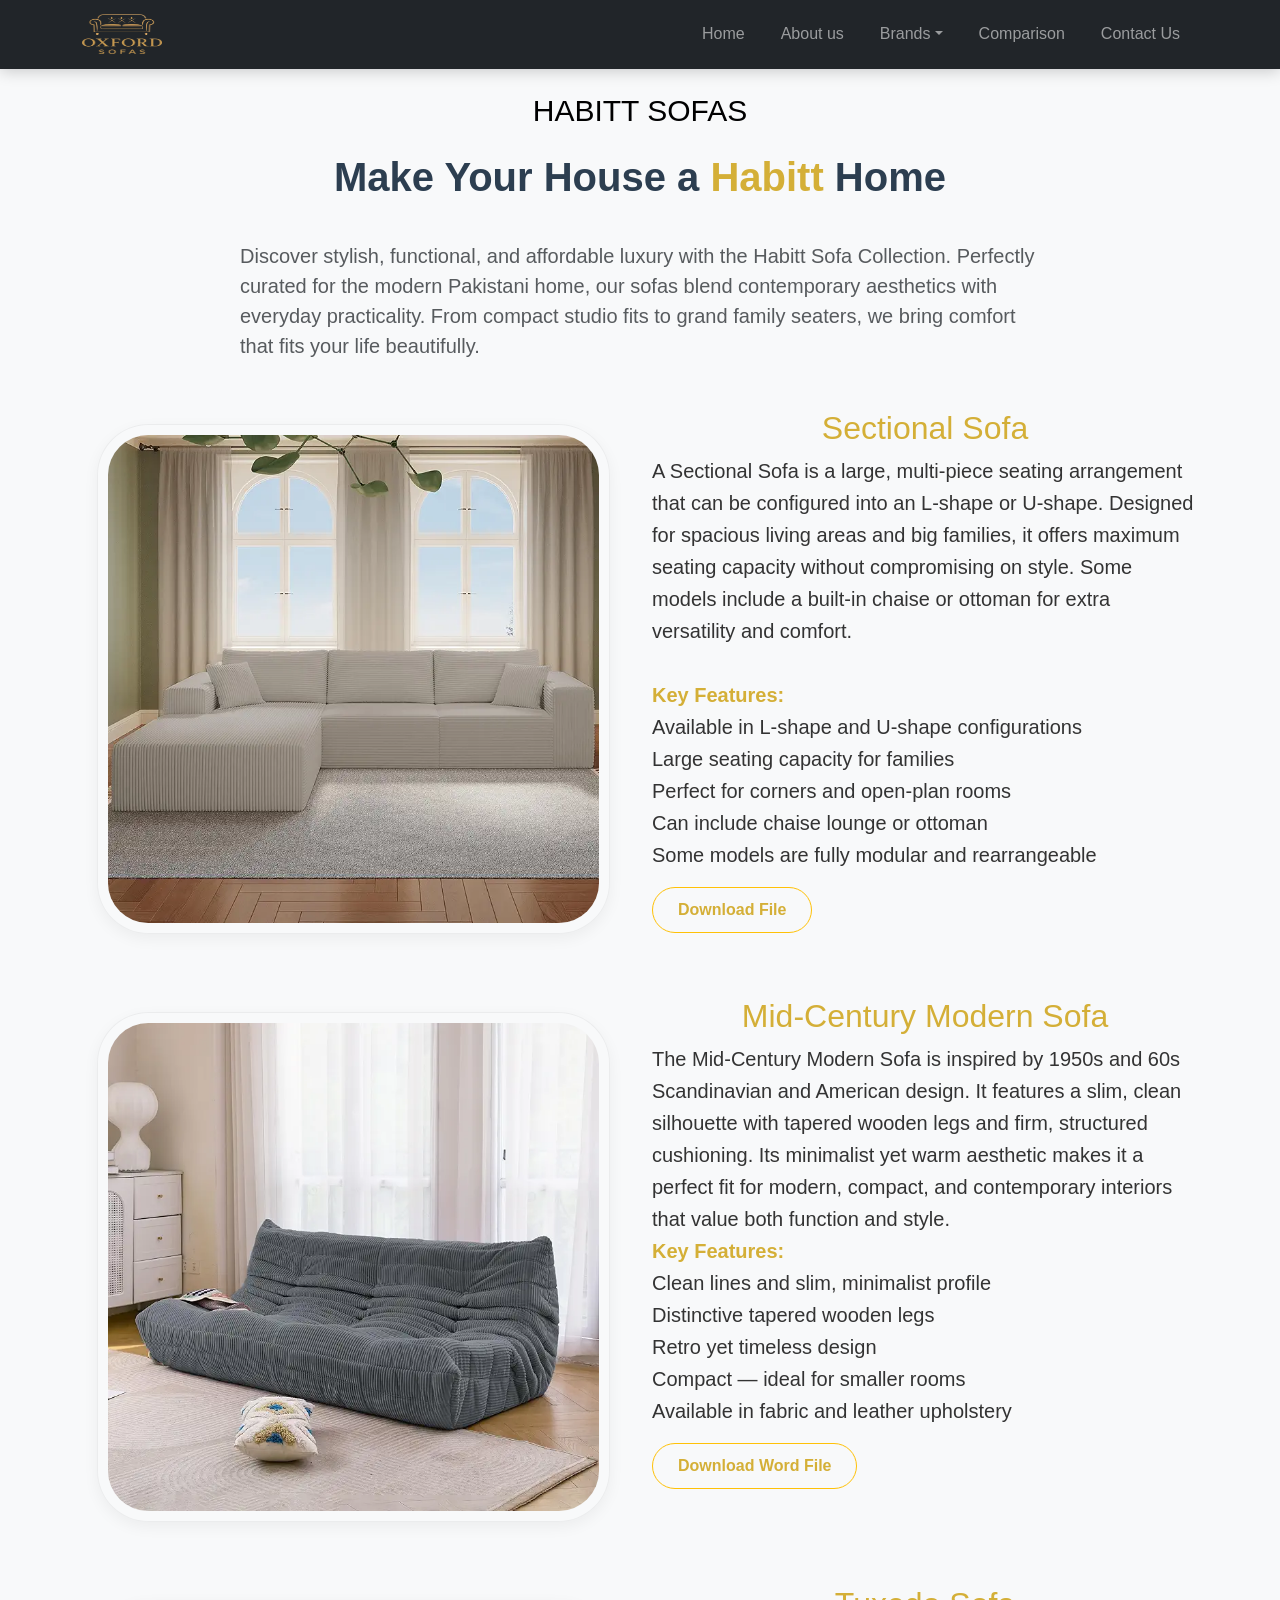
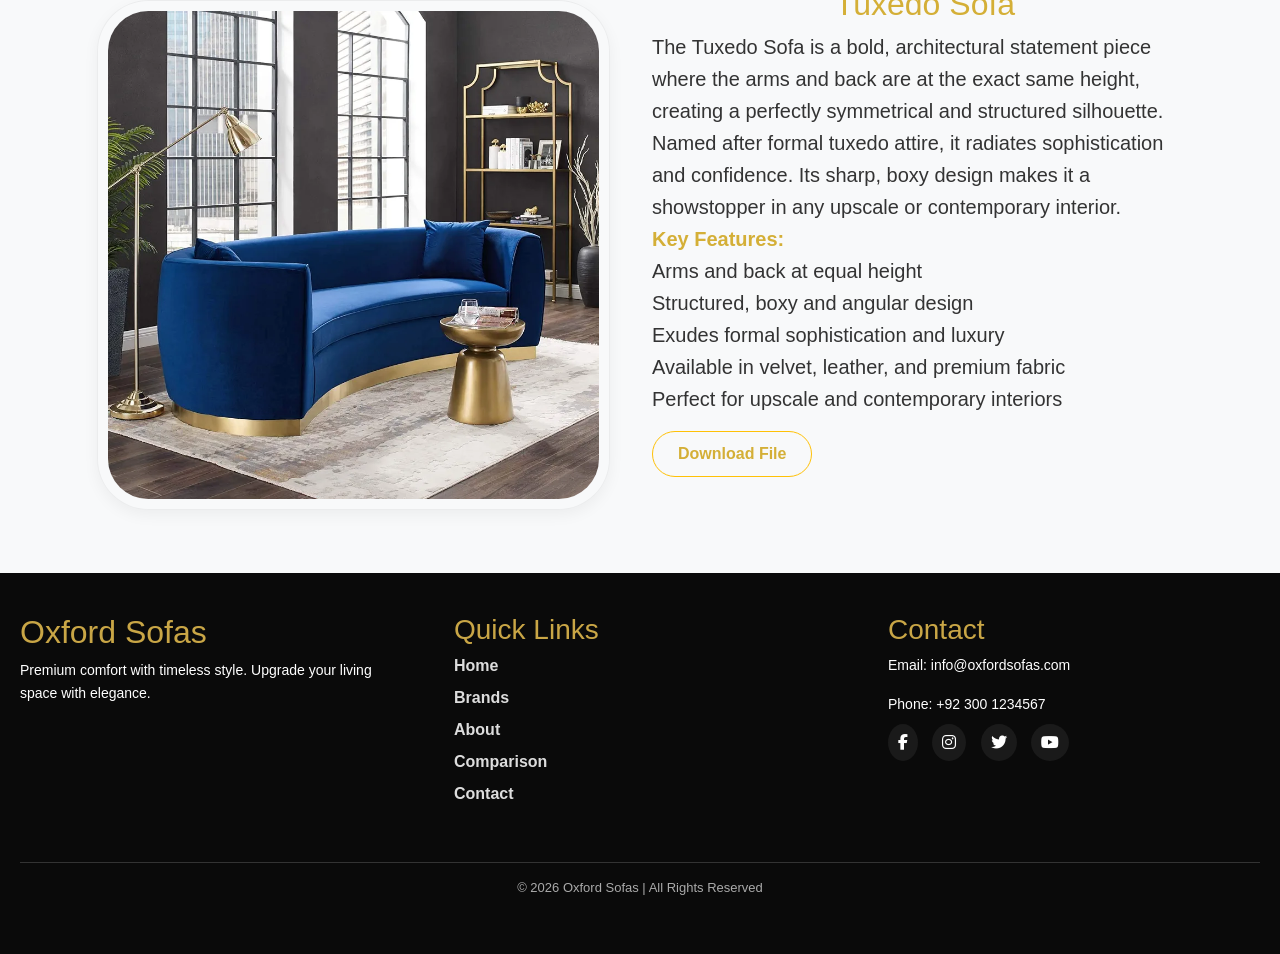
<file: product5.html>
<!DOCTYPE html>
<html lang="en">
<head>
    <meta charset="UTF-8">
    <meta name="viewport" content="width=device-width, initial-scale=1">
    <title>Oxford Sofas | Premium Furniture</title>
    <link href="https://cdn.jsdelivr.net/npm/bootstrap@5.3.0/dist/css/bootstrap.min.css" rel="stylesheet">
    <link rel="stylesheet"href="assets/css/style.css">
    <link
    rel="stylesheet"
    href="https://cdnjs.cloudflare.com/ajax/libs/animate.css/4.1.1/animate.min.css"
  /> <link rel="stylesheet" href="https://cdnjs.cloudflare.com/ajax/libs/font-awesome/6.5.0/css/all.min.css">
    </head>
    <body>
<section id="navbar"></section>
     <section id="portfolio" class="container"> 
  <h2 class="text-center section-title fs-20 mb-4 mt-4 display-6" id="brands">HABITT SOFAS</h2>
  <h2 class="tracking-in-expand-fwd display-6 fw-bold mb-3 text-center" style="color: #2c3e50;">
Make Your House a <span style="color: #d4af37;">Habitt</span> Home
</h2>
​<p class="lead text-muted mx-auto" style="max-width: 800px;">
Discover stylish, functional, and affordable luxury with the Habitt Sofa Collection.
Perfectly curated for the modern Pakistani home, our sofas blend contemporary
aesthetics with everyday practicality. From compact studio fits to grand
family seaters, we bring comfort that fits your life beautifully.
</p>
  <div class="row mt-5 mb-5">
    <div class="col col-md-12 col-lg-6 col-sm-12">
      <img src="assets/I4.webp" class="img-fluid img1" alt="Sectional Sofa">
    </div>
    <div class="col col-md-12 col-lg-6 col-sm-12">
      <div class="cat">
        <h2 class="text">Sectional Sofa</h2>
        <p>
          A Sectional Sofa is a large, multi-piece seating arrangement that can be configured into an L-shape or U-shape. Designed for spacious living areas and big families, it offers maximum seating capacity without compromising on style. Some models include a built-in chaise or ottoman for extra versatility and comfort.
          <br><br>
          <span class="fw-bold text">Key Features:</span><br>
          Available in L-shape and U-shape configurations<br>
          Large seating capacity for families<br>
          Perfect for corners and open-plan rooms<br>
          Can include chaise lounge or ottoman<br>
          Some models are fully modular and rearrangeable
        </p>
         <button class="btn btn-outline-warning"><a href="files/sectional.docx" download>
  Download File
</a></button>
      </div>
    </div>
  </div>
  <div class="row mt-5 mb-5">
    <div class="col col-md-12 col-lg-6 col-sm-12">
      <img src="assets/I5.webp" class="img-fluid img2" alt="Mid-Century Modern Sofa">
    </div>
    <div class="col col-md-12 col-lg-6 col-sm-12">
      <div class="cat">
        <h2 class="text">Mid-Century Modern Sofa</h2>
        <p>
          The Mid-Century Modern Sofa is inspired by 1950s and 60s Scandinavian and American design. It features a slim, clean silhouette with tapered wooden legs and firm, structured cushioning. Its minimalist yet warm aesthetic makes it a perfect fit for modern, compact, and contemporary interiors that value both function and style.
          <br>
          <span class="fw-bold text">Key Features:</span><br>
          Clean lines and slim, minimalist profile<br>
          Distinctive tapered wooden legs<br>
          Retro yet timeless design<br>
          Compact — ideal for smaller rooms<br>
          Available in fabric and leather upholstery
        </p>
        <button class="btn btn-outline-warning"><a href="files/Midcentury.docx" download>
  Download Word File
</a></button>
      </div>
    </div>
  </div>
  <div class="row mt-5 mb-5">
    <div class="col col-md-12 col-lg-6 col-sm-12">
      <img src="assets/I6.webp" class="img-fluid img3" alt="Tuxedo Sofa">
    </div>
    <div class="col col-md-12 col-lg-6 col-sm-12">
      <div class="cat">
        <h2 class="text">Tuxedo Sofa</h2>
        <p>
          The Tuxedo Sofa is a bold, architectural statement piece where the arms and back are at the exact same height, creating a perfectly symmetrical and structured silhouette. Named after formal tuxedo attire, it radiates sophistication and confidence. Its sharp, boxy design makes it a showstopper in any upscale or contemporary interior.
          <br>
          <span class="fw-bold text">Key Features:</span><br>
          Arms and back at equal height<br>
          Structured, boxy and angular design<br>
          Exudes formal sophistication and luxury<br>
          Available in velvet, leather, and premium fabric<br>
          Perfect for upscale and contemporary interiors
        </p>
       <button class="btn btn-outline-warning"><a href="files/tuxedo-sofa.docx" download>
  Download File
</a></button>
      </div>
    </div>
  </div>

</section> 
 <footer id="footer">



</footer>
    <script src="https://cdn.jsdelivr.net/npm/bootstrap@5.3.0/dist/js/bootstrap.bundle.min.js"></script>
    <script src="javascript/Nav.js"></script>
    <script src="javascript/Footer.js"></script>
</body>
</html>
</file>
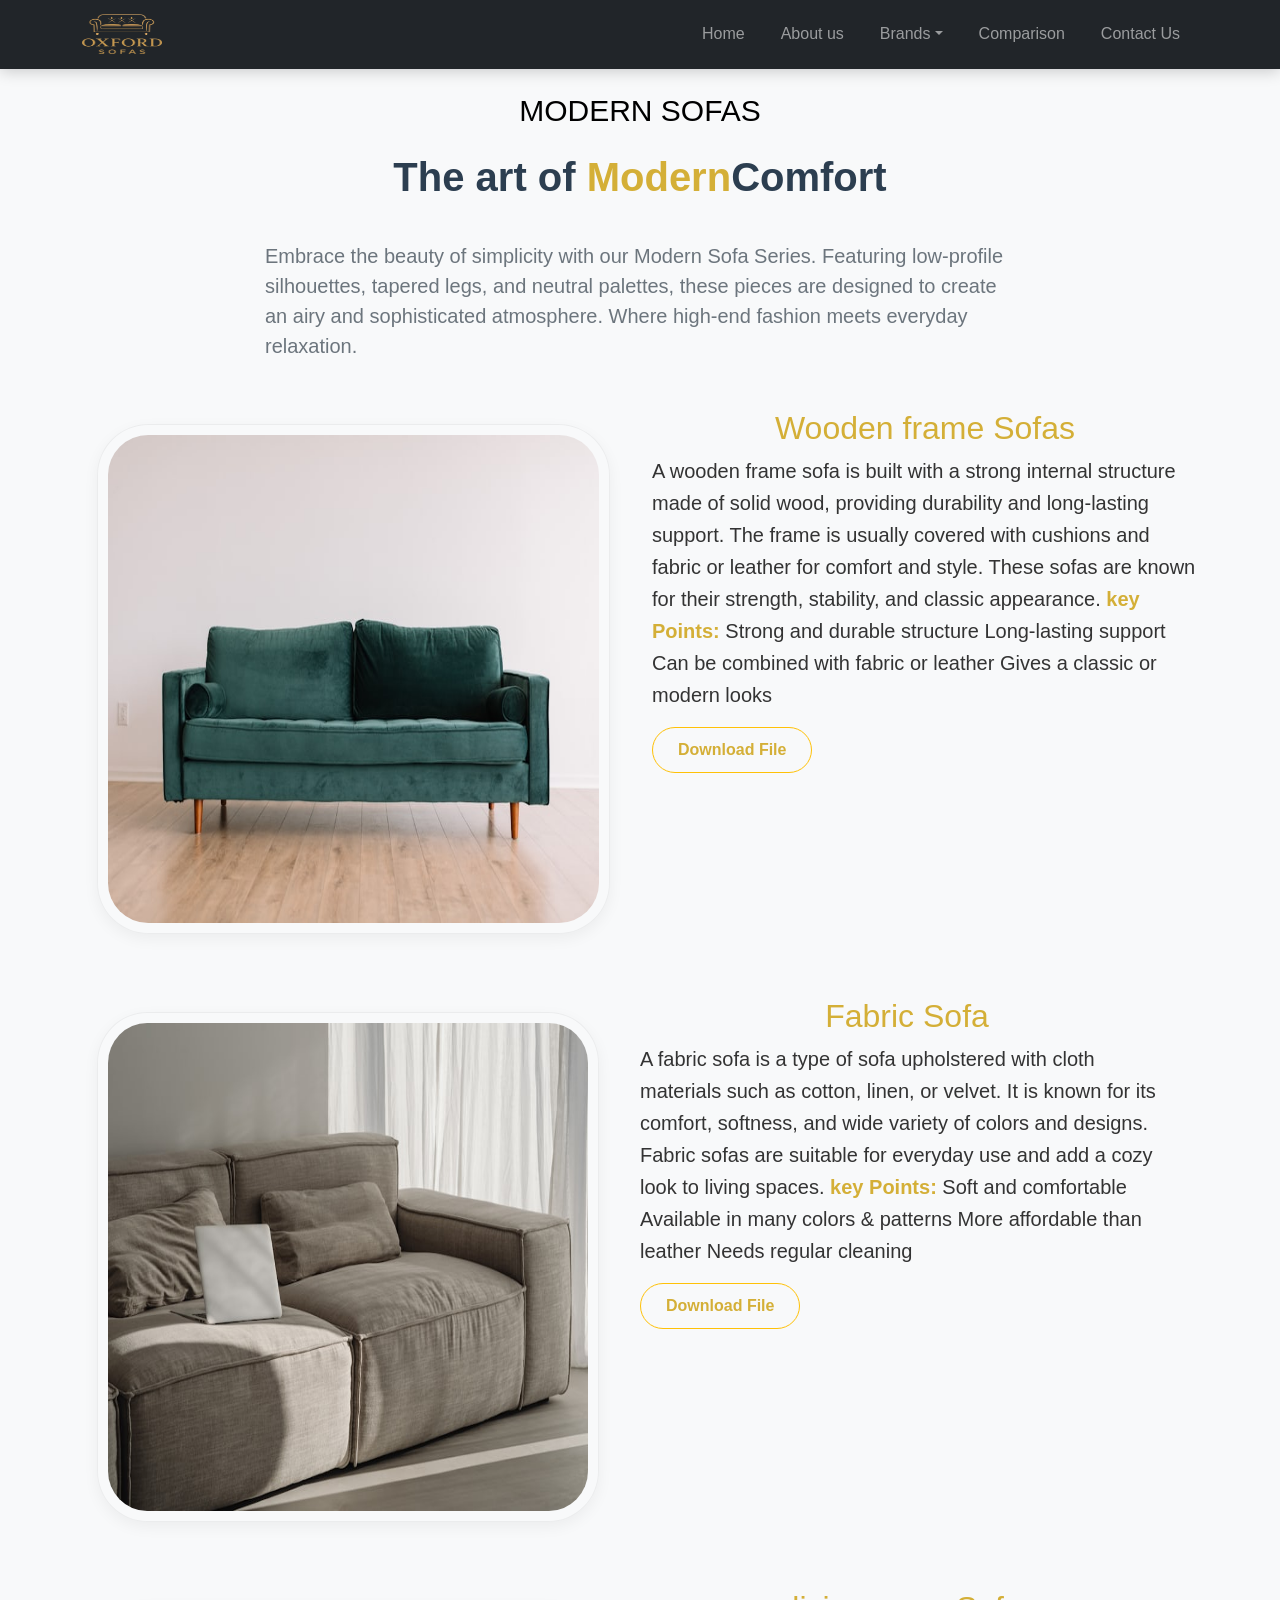
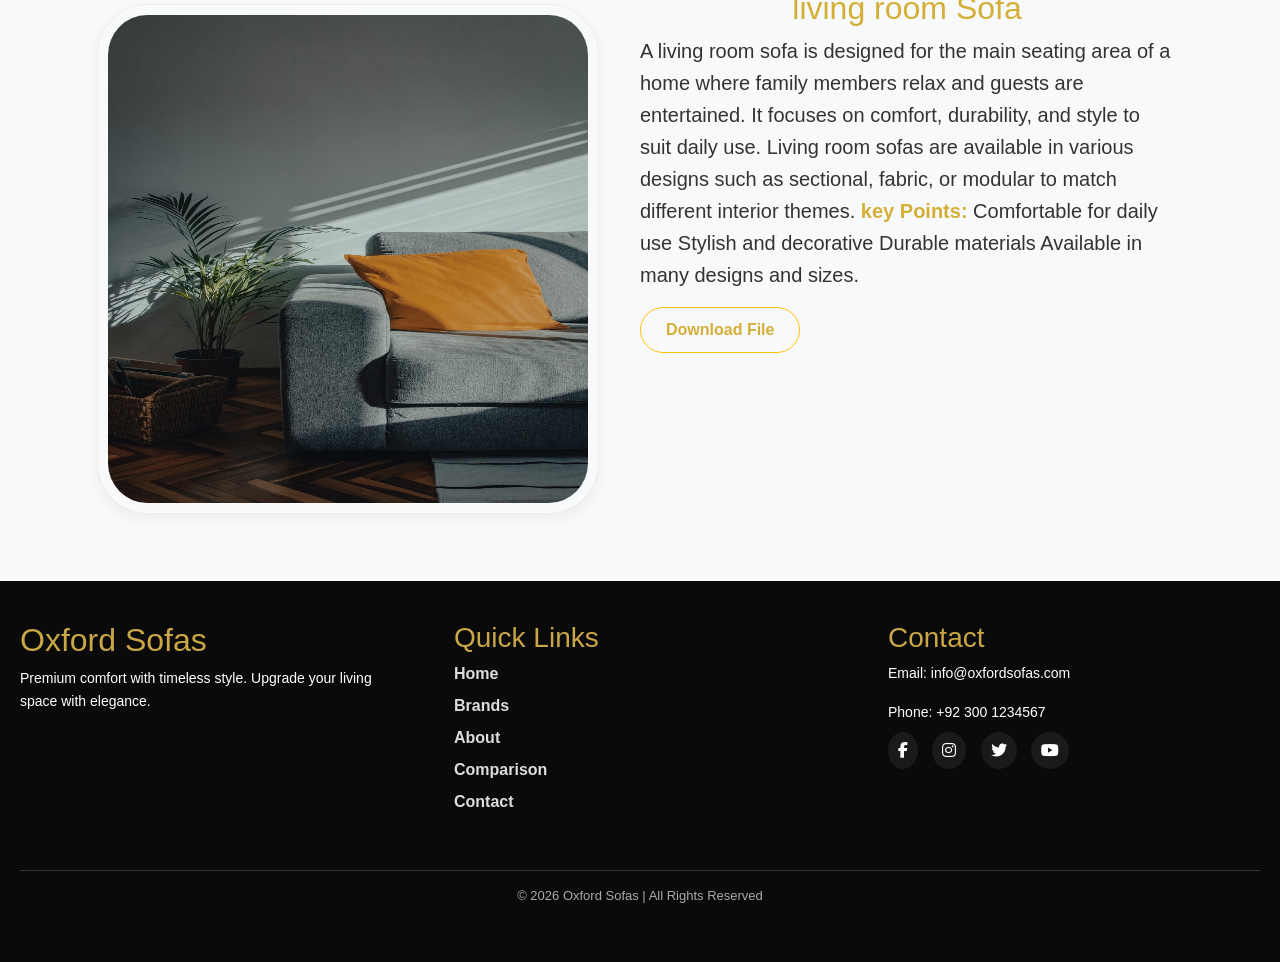
<file: product6.Html>
<!DOCTYPE html>
<html lang="en">
<head>
    <meta charset="UTF-8">
    <meta name="viewport" content="width=device-width, initial-scale=1">
    <title>Oxford Sofas | Premium Furniture</title>
    <link href="https://cdn.jsdelivr.net/npm/bootstrap@5.3.0/dist/css/bootstrap.min.css" rel="stylesheet">
    <link rel="stylesheet"href="assets/css/style.css">
      <link
    rel="stylesheet"
    href="https://cdnjs.cloudflare.com/ajax/libs/animate.css/4.1.1/animate.min.css"
  /><link href="https://unpkg.com/aos@2.3.1/dist/aos.css" rel="stylesheet">
 <link rel="stylesheet" href="https://cdnjs.cloudflare.com/ajax/libs/font-awesome/6.5.0/css/all.min.css">

    </head>
    <body>
<section id="navbar"></section>   <section id="portfolio" class="container"> 

<h2 class="text-center section-title fs-20 mb-4 mt-4 display-6" id="brands">MODERN SOFAS</h2>
<h2 class="tracking-in-expand-fwd display-6 fw-bold mb-3 text-center" style="color: #2c3e50;">
The art of  <span style="color: #d4af37;">Modern</span>Comfort
</h2>
​<p class="lead text-secondary mx-auto mb-4" style="max-width: 750px; font-weight: 300;">
Embrace the beauty of simplicity with our Modern Sofa Series. Featuring
low-profile silhouettes, tapered legs, and neutral palettes, these pieces
are designed to create an airy and sophisticated atmosphere. Where high-end
fashion meets everyday relaxation.
</p>
   <div class="row mt-5 mb-5"> 
<div class="col col-md-12 col-lg-6 col-sm-12">
    <img src="assets/Cw.jpeg" class="img-fluid img1">
 </div>
  <div class="col col-md-12 col-lg-6 col-sm-12"><div class="cat">
   <h2 class="text">Wooden frame Sofas</h2>
     <p>
A wooden frame sofa is built with a strong internal structure made of solid wood, providing durability and long-lasting support. The frame is usually covered with cushions and fabric or leather for comfort and style. These sofas are known for their strength, stability, and classic appearance.
<span class="fw-bold text">key Points:</span>
Strong and durable structure
Long-lasting support
Can be combined with fabric or leather
Gives a classic or modern looks</p>
  <button class="btn btn-outline-warning"><a href="files/Wooden.docx" download>
  Download File
</a></button>
 </div>
</div>


      <div class="row mt-5 mb-1">
   <div class="col col-md-12 col-lg-6 col-sm-12">
    <img src="assets/M2.jpeg" class="img-fluid img2">
 </div>
  <div class="col col-md-12 col-lg-6 col-sm-12"><div class="cat">
   <h2 class="text">Fabric Sofa</h2>
     <p>
A fabric sofa is a type of sofa upholstered with cloth materials such as cotton, linen, or velvet. It is known for its comfort, softness, and wide variety of colors and designs. Fabric sofas are suitable for everyday use and add a cozy look to living spaces.
<span class="fw-bold text">key Points:</span>
Soft and comfortable
Available in many colors & patterns
More affordable than leather
Needs regular cleaning</p>
<button class="btn btn-outline-warning"><a href="files/tuxedo-sofa.docx" download>
  Download File
</a></button></div>
 </div>
 </div>

      <div class="row mt-5 mb-1">
   <div class="col col-md-12 col-lg-6 col-sm-12">
    <img src="assets/S4.jpeg" class="img-fluid img3">
 </div>
  <div class="col col-md-12 col-lg-6 col-sm-12"><div class="cat">
   <h2 class="text">living room  Sofa</h2>
     <p>A living room sofa is designed for the main seating area of a home where family members relax and guests are entertained. It focuses on comfort, durability, and style to suit daily use. Living room sofas are available in various designs such as sectional, fabric, or modular to match different interior themes.

<span class="fw-bold text">key Points:</span>
 
Comfortable for daily use
Stylish and decorative
Durable materials
Available in many designs and sizes.</p>
<button class="btn btn-outline-warning"><a href="files/Living_Room.docx" download>
  Download File
</a></button></div>
 </div>
 </div>


</section> 
 <footer id="footer">

</footer><script src="https://unpkg.com/aos@2.3.1/dist/aos.js"></script>
    <script src="https://cdn.jsdelivr.net/npm/bootstrap@5.3.0/dist/js/bootstrap.bundle.min.js"></script>
    <script src="javascript/Nav.js"></script>
    <script src="javascript/Footer.js"></script>
</body>

</html>
</file>
<file: assets/css/style.css>
:root {
    --gold: #d4af37;
    --dark-bg: #1a1a1a;
    --glass: rgba(255, 255, 255, 0.1);
    --transition: all 0.3s ease-in-out;
}
html {
  scroll-behavior: smooth;
}

body {
    font-family: 'Poppins', sans-serif;
    background-color: #f8f9fa;
    color: #333;
    overflow-x: hidden;
}
 
.navbar {
    box-shadow: 0 2px 15px rgba(0,0,0,0.2);
    padding: 0.9rem 0;
}
.navbar-brand {
    font-size: 1.2rem;
    letter-spacing: 2px;
}


.nav-link {
    font-weight: 500;
    transition: var(--transition);
    margin: 0 10px;list-style:none;
}

.nav-link:hover{
    color: var(--gold) !important;
    transform: translateY(-2px);}

   .navbar a.active{
    color: var(--gold) !important;
    transform: translateY(-2px);
}    

.carousel-item img {
  height: 100vh;background-size: cover;  background-attachment: fixed;
  object-fit: cover;
}
.carousel-item::before {
  content: "";
  position: absolute;
  width: 100%;
  height: 100%;
  top: 0;
  left: 0;
  background: rgba(0, 0, 0, 0.55);
}
.custom-caption {
  bottom: 40%;
  left: 30%;
  right: auto;
  text-align:center;
}

.custom-caption h1 {
  font-size: 40px;
  font-weight: 600;
}

.small-text {
  font-size: 16px;
  margin-bottom: 10px;
  letter-spacing: 1px;
}
.btn{color:#d4af37 ;}
.heading{color:#d4af37 ;}
.btn-gold {
  background-color: #d4af37;
  color: #fff;
  padding: 12px 30px;
  font-weight: 600;
  border: none;
  transition: 0.3s;
}

.btn-gold:hover {
  background-color: #b8962e;
  color: #000;
}
.img-fluid{height:510px;width:94%;
border:1px solid rgba(0,0,0,0.05);border-radius:10%;box-shadow:0  5px 15px rgba(0,0,0,0.05);padding:10px;transition: var(--transition);margin: 15px;
 
}
.img-fluid:hover{
scale: 1.1;
 
}
.cat{font-size:1.25rem;font-weight: 300;line-height: 1.6;}
.card {
    
    border-radius: 15px;
    overflow: hidden;
    transition: var(--transition);
    background: #fff;
    box-shadow:0 5px 20px rgba(0,0,0,0.30);height: 570px;
}

.card:hover {
    transform: translateY(-15px);
    box-shadow: 0 20px 40px rgba(0,0,0,0.15);
}

.card-img-top {
    height: 320px;
    object-fit: cover;
    transition: var(--transition);
}

.card:hover .card-img-top {
    scale: 1.1; 
}

.card-body {
    padding: 20px;
  
}
.btn-outline-warning {
    border-radius: 30px;
    padding: 10px 25px;
    font-weight: 600;
    transition: var(--transition);
}

.btn-outline-warning:hover, .btn-outline-warning.active {
    background-color: var(--dark-bg);
    color: var(--gold);
    border-color: var(--gold);
}

#about{background-color:#FFFDD0;padding-bottom:30px;
box-shadow:0 0 68px 95px rgba(255,253,208,0.5);}
.section-label{background-color:var(--gold);color: white; font-size: 1.25rem;}


.section{background-color: rgba(44,26,14,0.99);color: white;  padding: 20px 34px; border-radius: 30px;gap:55px; border: 5px groove rgba(255,255,255,0.05);
    font-size: 0.89rem; letter-spacing: 1.5px;box-shadow:15px  30px 0 0 rgba(0,0,0,0.05); transition: var(--transition);
}
.section:hover{background-color:
#000;font-size: 0.92rem;padding:32px 40px;color:white;letter-spacing: 1.8px;transform: translateY(-15px);}
.section-tittle {color:#fff;}
.section-sub{color: rgba(255,255,255,0.500); }
.section-title {color:#000;font-size:30px;}
 .about-features { margin-top:3px; display: flex; flex-direction: column; gap: 10px; }
  .about-feature { display: flex; gap: 14px 16px; align-items: flex-start; }
  
  .feature-text h4 { color: #fff; font-size: 0.95rem; font-weight: 600; margin: 10px; }
  .feature-text p { color: rgba(255,255,255,0.40); font-size: 0.90rem; line-height: 1.6;}
  .about-visual {background-color: rgba(44,26,14,0.99);color: white;
     border: 5px groove rgba(255,255,255,0.5);
    border-radius: 20px; padding: 48px;
    display: flex; flex-direction: column; gap: 15px;box-shadow:15px  30px 0 0 rgba(0,0,0,0.05);  transition: var(--transition);
  }
  .about-visual:hover {background-color:Black;font-size: 0.95rem;padding:75px;color:white; transform: translateY(-15px);}
  .about-stat { border-bottom:1px solid rgba(255,255,255,0.08); padding-bottom: 33px; }
 .about-stat:hover { border-bottom:2px solid rgba(255,255,255,0.08); padding-bottom: 40px; }
  .about-stat-num { font-family: 'Playfair Display', serif; font-size: 2.8rem; color:white; font-weight: 700; }
  .about-stat-desc { color: rgba(255,255,255,0.5); font-size: 0.99rem; margin-top: 25px; }
  .about-stat-desc:hover { color: rgba(255,255,255,0.5); font-size: 0.99rem; margin-top: 25px;}
marquee{background: linear-gradient(90deg, #1a1a1a, #2d2d2d, #1a1a1a);
  color: #c9a84c;
  font-family: 'Georgia', serif;
  font-size: 18px;
  font-style: italic;
  letter-spacing: 2px;
  padding: 14px 0;
  border-top: 1px solid #c9a84c;
  border-bottom: 1px solid #c9a84c;
}

.tracking-in-expand-fwd {
	animation: tracking-in-expand-fwd 0.9s cubic-bezier(0.215, 0.610, 0.355, 1.000) both;
}

@keyframes tracking-in-expand-fwd {
 0% {
    letter-spacing: -0.5em;
    transform: translateZ(-700px);
    opacity: 0;
  }
  40% {
    opacity: 0.6;
  }
  100% {
    transform: translateZ(0);
    opacity: 1;
  }
} 

@media (max-width: 768px) {
    .hero-section {
        height: 50vh;background-color:rgba(0,0,0,0.55);
    }
    
    .navbar-brand {
        font-size: 0.5rem;
    }
}

label {
    color: #d4af37;
    font-size: 16px;
    font-weight: bold;
    margin-top: 15px;
    margin-bottom: 15px;
    display: block;
}
.text{color:#d4af37;
  animation:fadeIn;
  animation-duration: 2s; text-align: center;
}
.offer-section {
  text-align: center;
  padding: 90px 20px;
  background: linear-gradient(to right, #000000, #111111);
  color: white;   height:550px;
  box-shadow: 0 0 15px 15px black;
}
h2.text {
    opacity: 0;
    animation: slideIn 0.8s ease-out forwards;
}


h2.text + p {
    opacity: 0;
    line-height: 1.6;
    animation: slideIn 0.8s ease-out forwards;
    animation-delay: 0.3s; 
}


@keyframes slideIn {
    from {
        opacity: 0;
        transform: translateY(30px); 
    }
    to {
        opacity: 1;
        transform: translateY(0);
    }
}

.offer-section h2 {
  color: #d4af37;
  font-size: 25px;
  margin-bottom: 12px;
}

.offer-section h1 {
  font-size: 45px;
  margin: 18px 0;
}

.offer-section p {
  color: #ccc; font-size: 22px;
  margin: 7px 0;
}

.offer-btn {
  display: inline-block;
  margin-top: 20px;
  padding: 12px 25px;
  background: #d4af37;
  color: black;
  font-weight: bold;
  border-radius: 5px;
  transition: 0.3s;
}

.offer-btn:hover {
  background: #b8962e;
}
   
    a {
      color: #d4af37;
      text-decoration: none;
      font-weight: bold;
    }

    a:hover {
      text-decoration: underline;
    }

  iframe {
      width: 90%;
      height: 300px;
      border: 0;
      margin-top: 20px;
      border-radius: 10px;
    }

.testimonial-section {
      padding: 60px 20px;
      text-align: center;
    }

  
    .testimonial-section h2 {
      font-family: 'Playfair Display', serif;
      font-size: 36px;
      color: #c9a84c; 
      margin-bottom: 8px;
    }

    .testimonial-section p.subtitle {
      color: #aaa;
      font-size: 15px;
      margin-bottom: 40px;
    }

    
    .cards-wrapper {
      display: flex;          
      flex-wrap: wrap;      
      justify-content: center;
      gap: 24px;
    }

 .card2 {
      background-color: #1a1a1a;
      border: 1px solid #c9a84c;
      border-radius: 10px;
      padding: 28px 24px;
      width: 280px;
      text-align: left;
      transition: transform 0.3s;
    }


    .card2:hover {
      transform: translateY(-6px);
    }


    .stars {
      color: #c9a84c;
      font-size: 18px;
      margin-bottom: 12px;
    }

  .card2 p.review {
      font-size: 14px;
      color: #ccc;
      line-height: 1.7;
      margin-bottom: 18px;
    }

 .customer-name {
      display: flex;
      align-items: center;
      gap: 12px;
    }

  
    .avatar {
      width: 42px;
      height: 42px;
      border-radius: 50%;
      background-color: #c9a84c;
      color: #0d0d0d;
      font-weight: 700;
      font-size: 16px;
      display: flex;
      align-items: center;
      justify-content: center;
    }

    .customer-info strong {
      display: block;
      color: #f5f5f5;
      font-size: 14px;
    }

    .customer-info span {
      font-size: 12px;
      color: #888;
    }


.footer {
  background-color: #0a0a0a;
  color: #fff;
  padding: 40px 20px;
  font-family: Arial, sans-serif;
}

.footer-container {
  display: flex;
  justify-content: space-between;
  flex-wrap: wrap;
}

.footer-section {
  width: 30%;
  margin-bottom: 20px;
}

.footer-section h2,
h3 {
  color: #c9a646; 
}

.footer-section p {
  font-size: 14px;
  line-height: 1.6;
}

.footer-section ul {
  list-style: none;
  padding: 0;
}

.footer-section ul li {
  margin: 8px 0;
}

.footer-section ul li a {
  text-decoration: none;
  color: #ddd;
  transition: 0.3s;
}

.footer-section ul li a:hover {
  color: #c9a646;
}

.footer-bottom {
  text-align: center;
  border-top: 1px solid #333;
  margin-top: 20px;
  padding-top: 15px;
  font-size: 13px;
  color: #aaa;
}
.social-icons a {
  margin-right: 10px;
  color: #fff;
  background: #1a1a1a;
  padding: 10px;
  border-radius: 50%;
  transition: 0.3s;
}

.social-icons a:hover {
  background: #c9a646; 
  color: #000;
}
</file>
